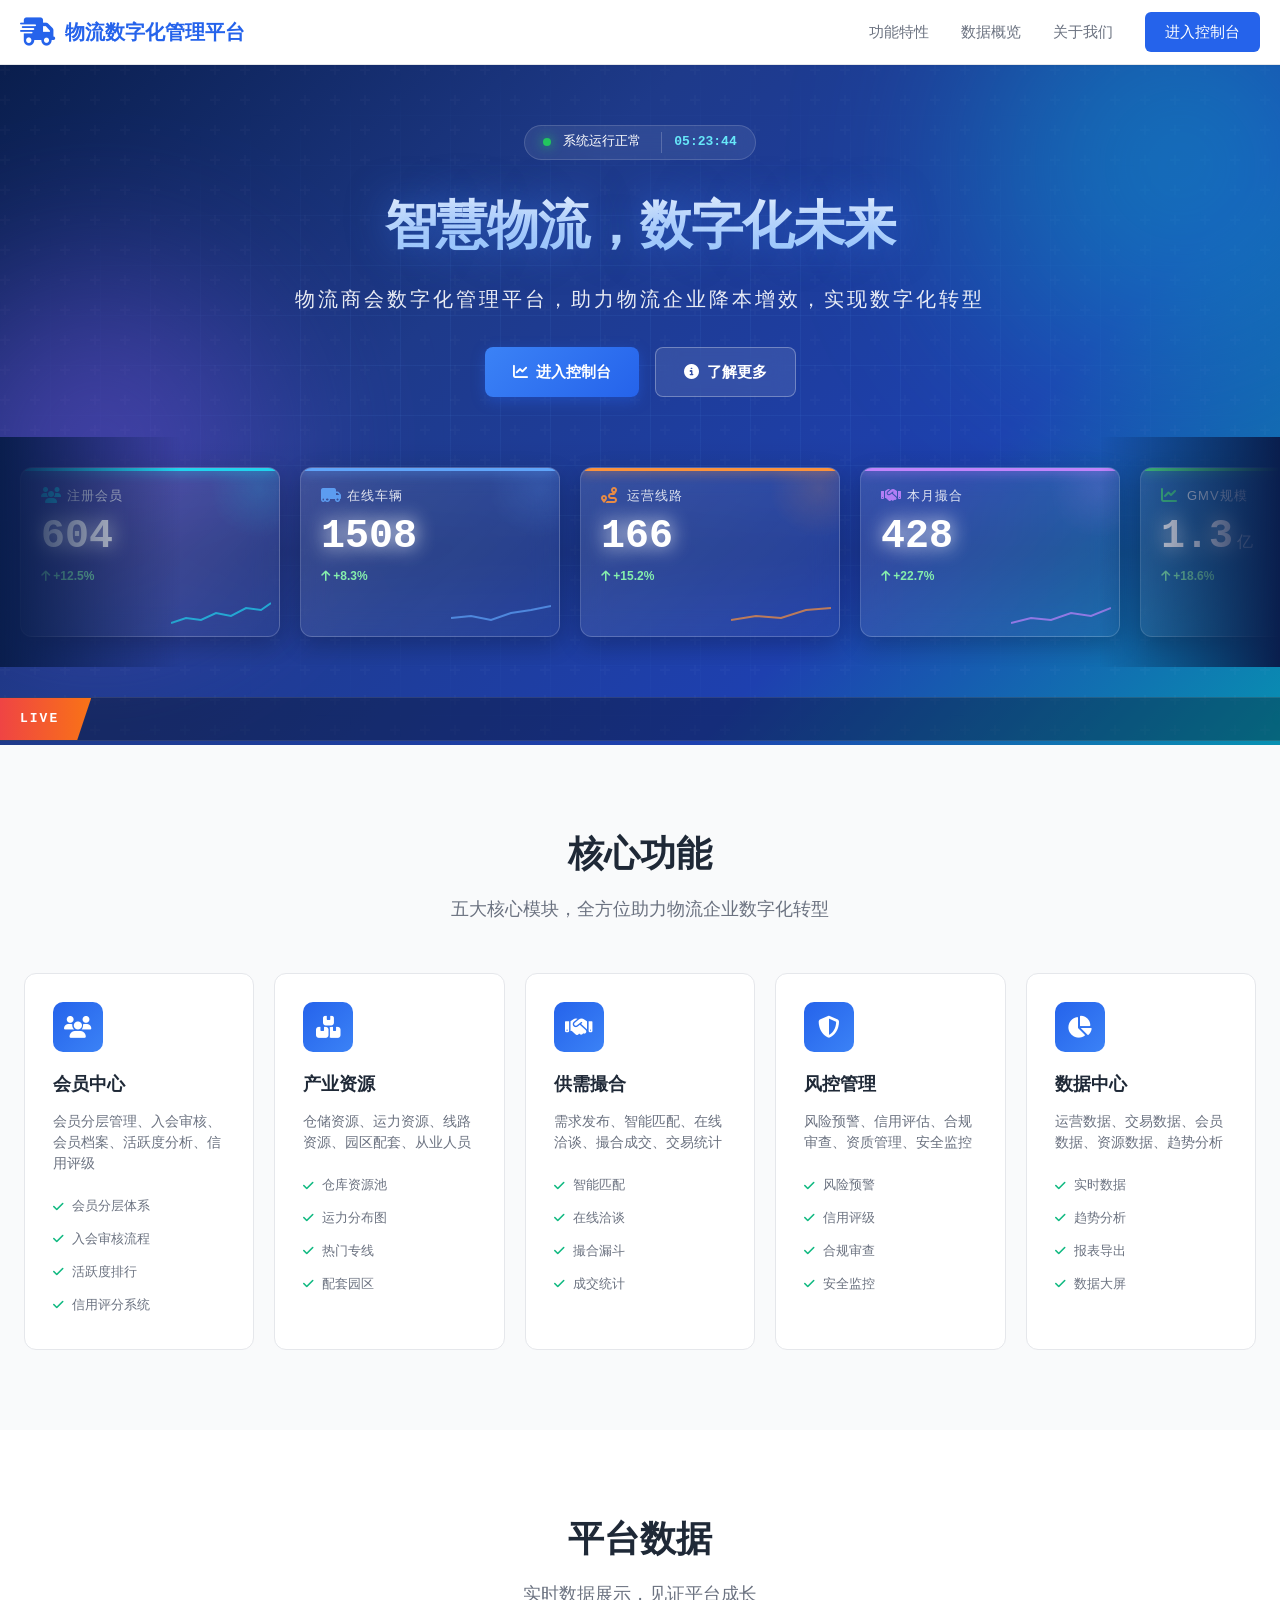
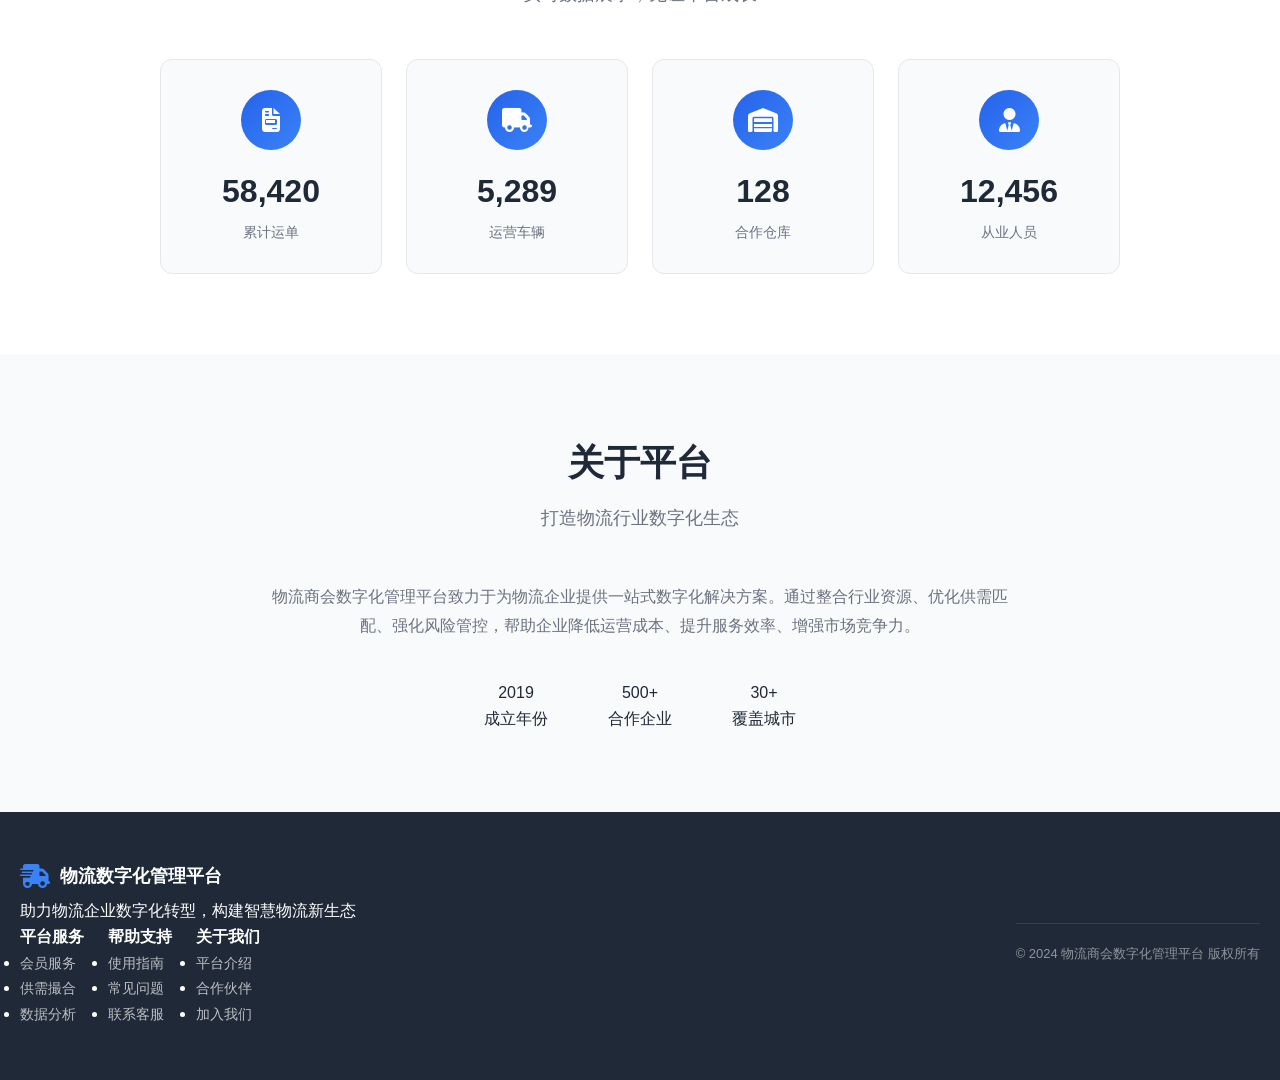
<file: index.html>
<!DOCTYPE html>
<html lang="zh-CN">
<head>
    <meta charset="UTF-8">
  <meta name="description" content="物流数字化管理平台 - 清远凡神人工智能旗下专业平台">
  <meta name="keywords" content="清远凡神,人工智能,物流数字化管理平台">
  <meta name="author" content="清远凡神人工智能">
  <link rel="canonical" href="https://wuliu.qyfanshen.com/">
  <meta property="og:title" content="物流数字化管理平台">
  <meta property="og:description" content="物流数字化管理平台 - 清远凡神人工智能旗下专业平台">
  <meta property="og:url" content="https://wuliu.qyfanshen.com/">
  <meta property="og:type" content="website">
  <meta property="og:site_name" content="清远凡神人工智能">
  <meta name="twitter:card" content="summary">

    <meta name="viewport" content="width=device-width, initial-scale=1.0">
    <title>物流数字化管理平台</title>
    <link rel="stylesheet" href="css/style.css">
    <link rel="stylesheet" href="https://cdnjs.cloudflare.com/ajax/libs/font-awesome/6.4.0/css/all.min.css">
  <script type="application/ld+json">
  {
    "@context": "https://schema.org",
    "@type": "Organization",
    "name": "清远凡神人工智能",
    "url": "https://wuliu.qyfanshen.com/",
    "description": "物流数字化管理平台 - 清远凡神人工智能旗下专业平台"
  }
  </script>
</head>
<body>
    <!-- 顶部导航 -->
    <header class="top-nav">
        <div class="nav-container">
            <div class="logo">
                <i class="fas fa-truck-fast"></i>
                <span>物流数字化管理平台</span>
            </div>
            <nav class="nav-links">
                <a href="#features">功能特性</a>
                <a href="#data">数据概览</a>
                <a href="#about">关于我们</a>
                <a href="portal.html" class="btn-enter">进入控制台</a>
            </nav>
        </div>
    </header>

    <!-- Hero区域 - 数据大屏风格 -->
    <section class="hero">
        <!-- 背景装饰 -->
        <div class="hero-grid-bg"></div>
        <div class="hero-glow hero-glow-1"></div>
        <div class="hero-glow hero-glow-2"></div>
        
        <!-- 顶部标题区 -->
        <div class="hero-content">
            <div class="hero-status">
                <span class="status-dot"></span>
                <span>系统运行正常</span>
                <span class="status-time" id="liveTime">--:--:--</span>
            </div>
            <h1>智慧物流，数字化未来</h1>
            <p class="hero-subtitle">物流商会数字化管理平台，助力物流企业降本增效，实现数字化转型</p>
            <div class="hero-buttons">
                <a href="portal.html" class="btn-primary"><i class="fas fa-chart-line"></i> 进入控制台</a>
                <a href="#features" class="btn-secondary"><i class="fas fa-info-circle"></i> 了解更多</a>
            </div>
        </div>
        
        <!-- 大屏 KPI 滚动区 -->
        <div class="bigscreen-scroll">
            <div class="bigscreen-track" id="kpiTrack">
                <!-- 第一组 -->
                <div class="kpi-card kpi-cyan">
                    <div class="kpi-header">
                        <i class="fas fa-users kpi-icon"></i>
                        <span class="kpi-label">注册会员</span>
                    </div>
                    <div class="kpi-value">
                        <span class="counter" data-target="1258">0</span>
                    </div>
                    <div class="kpi-trend up"><i class="fas fa-arrow-up"></i> +12.5%</div>
                    <svg class="kpi-mini" viewBox="0 0 100 30"><polyline points="0,25 15,20 30,22 45,15 60,18 75,10 90,12 100,5" fill="none" stroke="#22d3ee" stroke-width="2"/></svg>
                </div>
                <div class="kpi-card kpi-blue">
                    <div class="kpi-header">
                        <i class="fas fa-truck-moving kpi-icon"></i>
                        <span class="kpi-label">在线车辆</span>
                    </div>
                    <div class="kpi-value">
                        <span class="counter" data-target="3142">0</span>
                    </div>
                    <div class="kpi-trend up"><i class="fas fa-arrow-up"></i> +8.3%</div>
                    <svg class="kpi-mini" viewBox="0 0 100 30"><polyline points="0,20 20,18 40,22 60,15 80,12 100,8" fill="none" stroke="#60a5fa" stroke-width="2"/></svg>
                </div>
                <div class="kpi-card kpi-orange">
                    <div class="kpi-header">
                        <i class="fas fa-route kpi-icon"></i>
                        <span class="kpi-label">运营线路</span>
                    </div>
                    <div class="kpi-value">
                        <span class="counter" data-target="346">0</span>
                    </div>
                    <div class="kpi-trend up"><i class="fas fa-arrow-up"></i> +15.2%</div>
                    <svg class="kpi-mini" viewBox="0 0 100 30"><polyline points="0,22 25,18 50,20 75,12 100,10" fill="none" stroke="#fb923c" stroke-width="2"/></svg>
                </div>
                <div class="kpi-card kpi-purple">
                    <div class="kpi-header">
                        <i class="fas fa-handshake kpi-icon"></i>
                        <span class="kpi-label">本月撮合</span>
                    </div>
                    <div class="kpi-value">
                        <span class="counter" data-target="892">0</span>
                    </div>
                    <div class="kpi-trend up"><i class="fas fa-arrow-up"></i> +22.7%</div>
                    <svg class="kpi-mini" viewBox="0 0 100 30"><polyline points="0,25 20,20 40,22 60,15 80,18 100,10" fill="none" stroke="#c084fc" stroke-width="2"/></svg>
                </div>
                <div class="kpi-card kpi-green">
                    <div class="kpi-header">
                        <i class="fas fa-chart-line kpi-icon"></i>
                        <span class="kpi-label">GMV规模</span>
                    </div>
                    <div class="kpi-value">
                        <span class="counter" data-target="2.8" data-decimal="1">0</span>
                        <span class="kpi-unit">亿</span>
                    </div>
                    <div class="kpi-trend up"><i class="fas fa-arrow-up"></i> +18.6%</div>
                    <svg class="kpi-mini" viewBox="0 0 100 30"><polyline points="0,22 15,20 30,18 45,15 60,12 75,10 90,8 100,5" fill="none" stroke="#4ade80" stroke-width="2"/></svg>
                </div>
                <!-- 复制一组用于无缝滚动 -->
                <div class="kpi-card kpi-cyan">
                    <div class="kpi-header">
                        <i class="fas fa-users kpi-icon"></i>
                        <span class="kpi-label">注册会员</span>
                    </div>
                    <div class="kpi-value">
                        <span class="counter" data-target="1258">0</span>
                    </div>
                    <div class="kpi-trend up"><i class="fas fa-arrow-up"></i> +12.5%</div>
                    <svg class="kpi-mini" viewBox="0 0 100 30"><polyline points="0,25 15,20 30,22 45,15 60,18 75,10 90,12 100,5" fill="none" stroke="#22d3ee" stroke-width="2"/></svg>
                </div>
                <div class="kpi-card kpi-blue">
                    <div class="kpi-header">
                        <i class="fas fa-truck-moving kpi-icon"></i>
                        <span class="kpi-label">在线车辆</span>
                    </div>
                    <div class="kpi-value">
                        <span class="counter" data-target="3142">0</span>
                    </div>
                    <div class="kpi-trend up"><i class="fas fa-arrow-up"></i> +8.3%</div>
                    <svg class="kpi-mini" viewBox="0 0 100 30"><polyline points="0,20 20,18 40,22 60,15 80,12 100,8" fill="none" stroke="#60a5fa" stroke-width="2"/></svg>
                </div>
                <div class="kpi-card kpi-orange">
                    <div class="kpi-header">
                        <i class="fas fa-route kpi-icon"></i>
                        <span class="kpi-label">运营线路</span>
                    </div>
                    <div class="kpi-value">
                        <span class="counter" data-target="346">0</span>
                    </div>
                    <div class="kpi-trend up"><i class="fas fa-arrow-up"></i> +15.2%</div>
                    <svg class="kpi-mini" viewBox="0 0 100 30"><polyline points="0,22 25,18 50,20 75,12 100,10" fill="none" stroke="#fb923c" stroke-width="2"/></svg>
                </div>
                <div class="kpi-card kpi-purple">
                    <div class="kpi-header">
                        <i class="fas fa-handshake kpi-icon"></i>
                        <span class="kpi-label">本月撮合</span>
                    </div>
                    <div class="kpi-value">
                        <span class="counter" data-target="892">0</span>
                    </div>
                    <div class="kpi-trend up"><i class="fas fa-arrow-up"></i> +22.7%</div>
                    <svg class="kpi-mini" viewBox="0 0 100 30"><polyline points="0,25 20,20 40,22 60,15 80,18 100,10" fill="none" stroke="#c084fc" stroke-width="2"/></svg>
                </div>
                <div class="kpi-card kpi-green">
                    <div class="kpi-header">
                        <i class="fas fa-chart-line kpi-icon"></i>
                        <span class="kpi-label">GMV规模</span>
                    </div>
                    <div class="kpi-value">
                        <span class="counter" data-target="2.8" data-decimal="1">0</span>
                        <span class="kpi-unit">亿</span>
                    </div>
                    <div class="kpi-trend up"><i class="fas fa-arrow-up"></i> +18.6%</div>
                    <svg class="kpi-mini" viewBox="0 0 100 30"><polyline points="0,22 15,20 30,18 45,15 60,12 75,10 90,8 100,5" fill="none" stroke="#4ade80" stroke-width="2"/></svg>
                </div>
            </div>
        </div>
        
        <!-- 底部数据流 -->
        <div class="hero-bottom">
            <div class="data-stream">
                <div class="data-stream-label">LIVE</div>
                <div class="data-stream-wrap">
                    <div class="data-stream-track" id="dataStream">
                        <span class="stream-item"><span class="stream-dot dot-green"></span>上海港通物流完成会员认证</span>
                        <span class="stream-item"><span class="stream-dot dot-blue"></span>苏州工业园区运输队完成会员认证</span>
                        <span class="stream-item"><span class="stream-dot dot-cyan"></span>沪蓉专线撮合成功 - ¥12.8万</span>
                        <span class="stream-item"><span class="stream-dot dot-green"></span>杭州顺捷货运代理完成会员认证</span>
                        <span class="stream-item"><span class="stream-dot dot-cyan"></span>京沪专线撮合成功 - ¥8.6万</span>
                        <span class="stream-item"><span class="stream-dot dot-orange"></span>新增运营车辆 128 辆</span>
                        <span class="stream-item"><span class="stream-dot dot-purple"></span>穗杭专线撮合成功 - ¥15.2万</span>
                        <span class="stream-item"><span class="stream-dot dot-green"></span>宁波港物流完成会员认证</span>
                        <span class="stream-item"><span class="stream-dot dot-cyan"></span>京广专线撮合成功 - ¥23.5万</span>
                        <!-- 复制一份实现无缝滚动 -->
                        <span class="stream-item"><span class="stream-dot dot-green"></span>上海港通物流完成会员认证</span>
                        <span class="stream-item"><span class="stream-dot dot-blue"></span>苏州工业园区运输队完成会员认证</span>
                        <span class="stream-item"><span class="stream-dot dot-cyan"></span>沪蓉专线撮合成功 - ¥12.8万</span>
                        <span class="stream-item"><span class="stream-dot dot-green"></span>杭州顺捷货运代理完成会员认证</span>
                        <span class="stream-item"><span class="stream-dot dot-cyan"></span>京沪专线撮合成功 - ¥8.6万</span>
                        <span class="stream-item"><span class="stream-dot dot-orange"></span>新增运营车辆 128 辆</span>
                        <span class="stream-item"><span class="stream-dot dot-purple"></span>穗杭专线撮合成功 - ¥15.2万</span>
                        <span class="stream-item"><span class="stream-dot dot-green"></span>宁波港物流完成会员认证</span>
                        <span class="stream-item"><span class="stream-dot dot-cyan"></span>京广专线撮合成功 - ¥23.5万</span>
                    </div>
                </div>
            </div>
        </div>
    </section>

    <!-- 功能特性 -->
    <section id="features" class="features">
        <div class="section-header">
            <h2>核心功能</h2>
            <p>五大核心模块，全方位助力物流企业数字化转型</p>
        </div>
        <div class="features-grid">
            <div class="feature-card">
                <div class="feature-icon"><i class="fas fa-users"></i></div>
                <h3>会员中心</h3>
                <p>会员分层管理、入会审核、会员档案、活跃度分析、信用评级</p>
                <ul class="feature-list">
                    <li><i class="fas fa-check"></i> 会员分层体系</li>
                    <li><i class="fas fa-check"></i> 入会审核流程</li>
                    <li><i class="fas fa-check"></i> 活跃度排行</li>
                    <li><i class="fas fa-check"></i> 信用评分系统</li>
                </ul>
            </div>
            <div class="feature-card">
                <div class="feature-icon"><i class="fas fa-boxes-stacked"></i></div>
                <h3>产业资源</h3>
                <p>仓储资源、运力资源、线路资源、园区配套、从业人员</p>
                <ul class="feature-list">
                    <li><i class="fas fa-check"></i> 仓库资源池</li>
                    <li><i class="fas fa-check"></i> 运力分布图</li>
                    <li><i class="fas fa-check"></i> 热门专线</li>
                    <li><i class="fas fa-check"></i> 配套园区</li>
                </ul>
            </div>
            <div class="feature-card">
                <div class="feature-icon"><i class="fas fa-handshake"></i></div>
                <h3>供需撮合</h3>
                <p>需求发布、智能匹配、在线洽谈、撮合成交、交易统计</p>
                <ul class="feature-list">
                    <li><i class="fas fa-check"></i> 智能匹配</li>
                    <li><i class="fas fa-check"></i> 在线洽谈</li>
                    <li><i class="fas fa-check"></i> 撮合漏斗</li>
                    <li><i class="fas fa-check"></i> 成交统计</li>
                </ul>
            </div>
            <div class="feature-card">
                <div class="feature-icon"><i class="fas fa-shield-halved"></i></div>
                <h3>风控管理</h3>
                <p>风险预警、信用评估、合规审查、资质管理、安全监控</p>
                <ul class="feature-list">
                    <li><i class="fas fa-check"></i> 风险预警</li>
                    <li><i class="fas fa-check"></i> 信用评级</li>
                    <li><i class="fas fa-check"></i> 合规审查</li>
                    <li><i class="fas fa-check"></i> 安全监控</li>
                </ul>
            </div>
            <div class="feature-card">
                <div class="feature-icon"><i class="fas fa-chart-pie"></i></div>
                <h3>数据中心</h3>
                <p>运营数据、交易数据、会员数据、资源数据、趋势分析</p>
                <ul class="feature-list">
                    <li><i class="fas fa-check"></i> 实时数据</li>
                    <li><i class="fas fa-check"></i> 趋势分析</li>
                    <li><i class="fas fa-check"></i> 报表导出</li>
                    <li><i class="fas fa-check"></i> 数据大屏</li>
                </ul>
            </div>
        </div>
    </section>

    <!-- 数据概览 -->
    <section id="data" class="data-section">
        <div class="section-header">
            <h2>平台数据</h2>
            <p>实时数据展示，见证平台成长</p>
        </div>
        <div class="data-grid">
            <div class="data-card">
                <div class="data-icon"><i class="fas fa-file-invoice"></i></div>
                <div class="data-value">58,420</div>
                <div class="data-label">累计运单</div>
            </div>
            <div class="data-card">
                <div class="data-icon"><i class="fas fa-truck"></i></div>
                <div class="data-value">5,289</div>
                <div class="data-label">运营车辆</div>
            </div>
            <div class="data-card">
                <div class="data-icon"><i class="fas fa-warehouse"></i></div>
                <div class="data-value">128</div>
                <div class="data-label">合作仓库</div>
            </div>
            <div class="data-card">
                <div class="data-icon"><i class="fas fa-user-tie"></i></div>
                <div class="data-value">12,456</div>
                <div class="data-label">从业人员</div>
            </div>
        </div>
    </section>

    <!-- 关于我们 -->
    <section id="about" class="about">
        <div class="section-header">
            <h2>关于平台</h2>
            <p>打造物流行业数字化生态</p>
        </div>
        <div class="about-content">
            <div class="about-text">
                <p>物流商会数字化管理平台致力于为物流企业提供一站式数字化解决方案。通过整合行业资源、优化供需匹配、强化风险管控，帮助企业降低运营成本、提升服务效率、增强市场竞争力。</p>
                <div class="about-stats">
                    <div class="about-stat">
                        <div class="about-stat-value">2019</div>
                        <div class="about-stat-label">成立年份</div>
                    </div>
                    <div class="about-stat">
                        <div class="about-stat-value">500+</div>
                        <div class="about-stat-label">合作企业</div>
                    </div>
                    <div class="about-stat">
                        <div class="about-stat-value">30+</div>
                        <div class="about-stat-label">覆盖城市</div>
                    </div>
                </div>
            </div>
        </div>
    </section>

    <!-- 页脚 -->
    <footer class="footer">
        <div class="footer-content">
            <div class="footer-main">
                <div class="footer-brand">
                    <div class="footer-logo">
                        <i class="fas fa-truck-fast"></i>
                        <span>物流数字化管理平台</span>
                    </div>
                    <p class="footer-desc">助力物流企业数字化转型，构建智慧物流新生态</p>
                </div>
                <div class="footer-links">
                    <div class="footer-column">
                        <h4>平台服务</h4>
                        <ul>
                            <li><a href="#">会员服务</a></li>
                            <li><a href="#">供需撮合</a></li>
                            <li><a href="#">数据分析</a></li>
                        </ul>
                    </div>
                    <div class="footer-column">
                        <h4>帮助支持</h4>
                        <ul>
                            <li><a href="#">使用指南</a></li>
                            <li><a href="#">常见问题</a></li>
                            <li><a href="#">联系客服</a></li>
                        </ul>
                    </div>
                    <div class="footer-column">
                        <h4>关于我们</h4>
                        <ul>
                            <li><a href="#">平台介绍</a></li>
                            <li><a href="#">合作伙伴</a></li>
                            <li><a href="#">加入我们</a></li>
                        </ul>
                    </div>
                </div>
            </div>
            <div class="footer-bottom">
                <p>&copy; 2024 物流商会数字化管理平台 版权所有</p>
            </div>
        </div>
    </footer>

    <script>
        // 实时时间更新
        function updateTime() {
            const now = new Date();
            const timeStr = now.toLocaleTimeString('zh-CN', { hour12: false });
            document.getElementById('liveTime').textContent = timeStr;
        }
        setInterval(updateTime, 1000);
        updateTime();

        // 数字滚动动画
        function animateCounters() {
            const counters = document.querySelectorAll('.counter');
            counters.forEach(counter => {
                const target = parseFloat(counter.getAttribute('data-target'));
                const decimal = parseInt(counter.getAttribute('data-decimal')) || 0;
                const duration = 2000;
                const step = target / (duration / 16);
                let current = 0;

                const updateCounter = () => {
                    current += step;
                    if (current < target) {
                        counter.textContent = current.toFixed(decimal);
                        requestAnimationFrame(updateCounter);
                    } else {
                        counter.textContent = target.toFixed(decimal);
                    }
                };
                updateCounter();
            });
        }

        // 页面加载完成后启动动画
        window.addEventListener('load', animateCounters);
    </script>
</body>
</html>
</file>
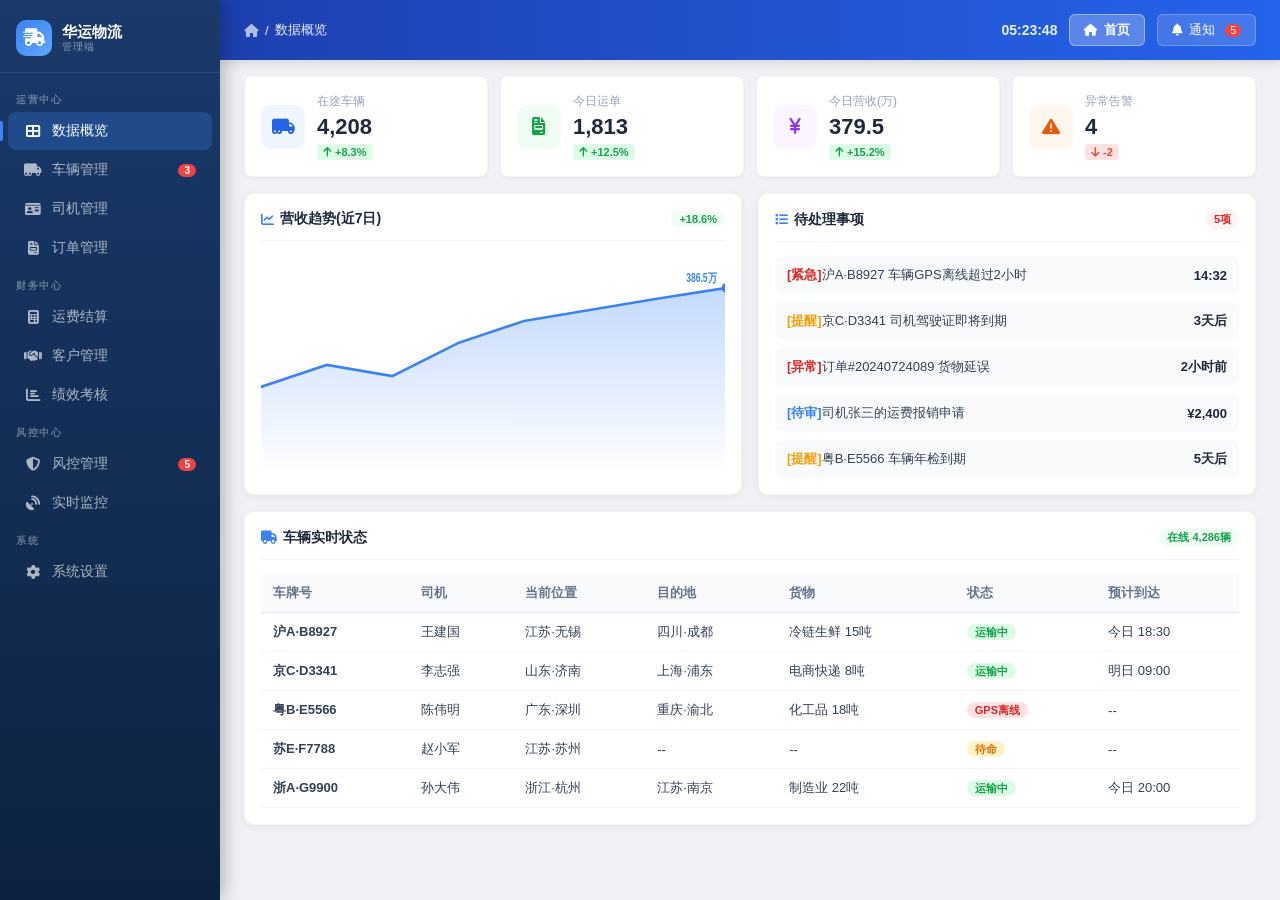
<file: console.html>
<!DOCTYPE html>
<html lang="zh-CN">
<head>
    <meta charset="UTF-8">
    <meta name="viewport" content="width=device-width, initial-scale=1.0">
    <title>华运物流集团 - 管理端</title>
    <link rel="stylesheet" href="https://cdnjs.cloudflare.com/ajax/libs/font-awesome/6.4.0/css/all.min.css">
    <style>
    *{box-sizing:border-box}
    body{margin:0;background:#f0f2f5;font-family:'Microsoft YaHei','PingFang SC','Helvetica Neue',Helvetica,Arial,sans-serif}
    .admin-wrap{display:flex;min-height:100vh}
    
    /* 左侧导航 */
    .sidebar{width:220px;background:linear-gradient(180deg,#1a3a6b 0%,#0d2240 100%);flex-shrink:0;display:flex;flex-direction:column;position:fixed;left:0;top:0;height:100vh;z-index:100;box-shadow:2px 0 20px rgba(0,0,0,.3)}
    .sidebar-logo{padding:20px 16px 16px;border-bottom:1px solid rgba(255,255,255,.08);display:flex;align-items:center;gap:10px}
    .sidebar-logo .logo-icon{width:36px;height:36px;background:linear-gradient(135deg,#3b82f6,#60a5fa);border-radius:10px;display:flex;align-items:center;justify-content:center;font-size:18px;color:#fff}
    .sidebar-logo .logo-text{font-size:15px;font-weight:700;color:#fff;line-height:1.2}
    .sidebar-logo .logo-text small{display:block;font-size:10px;font-weight:400;color:rgba(255,255,255,.5);letter-spacing:1px}
    .sidebar-nav{flex:1;overflow-y:auto;padding:12px 0}
    .sidebar-nav::-webkit-scrollbar{width:0}
    .nav-section{margin-bottom:4px}
    .nav-section-title{padding:8px 16px 4px;font-size:10px;color:rgba(255,255,255,.35);letter-spacing:1.5px;text-transform:uppercase;font-weight:600}
    .nav-item{display:flex;align-items:center;padding:10px 16px;margin:1px 8px;border-radius:8px;color:rgba(255,255,255,.65);cursor:pointer;text-decoration:none;font-size:14px;transition:all .2s;gap:10px;position:relative}
    .nav-item:hover{background:rgba(255,255,255,.08);color:#fff}
    .nav-item.active{background:rgba(59,130,246,.25);color:#fff}
    .nav-item.active::before{content:'';position:absolute;left:-8px;top:50%;transform:translateY(-50%);width:3px;height:20px;background:#3b82f6;border-radius:0 2px 2px 0}
    .nav-item i{width:18px;text-align:center;font-size:14px}
    .nav-item .nav-badge{background:#ef4444;color:#fff;font-size:10px;padding:1px 6px;border-radius:10px;margin-left:auto;font-weight:600}

    /* 主内容区 */
    .main-content{flex:1;margin-left:220px;display:flex;flex-direction:column;min-height:100vh}
    .topbar{background:linear-gradient(90deg,#1e40af,#2563eb);padding:0 24px;display:flex;align-items:center;height:60px;position:sticky;top:0;z-index:50;box-shadow:0 2px 12px rgba(0,0,0,.15)}
    .topbar-left{display:flex;align-items:center;gap:16px;flex:1}
    .topbar-title{font-size:16px;font-weight:700;color:#fff}
    .topbar-breadcrumb{color:rgba(255,255,255,.65);font-size:13px;display:flex;align-items:center;gap:6px}
    .topbar-breadcrumb span{color:rgba(255,255,255,.9)}
    .topbar-right{display:flex;align-items:center;gap:12px}
    .topbar-time{color:rgba(255,255,255,.9);font-size:14px;font-weight:600}
    .topbar-btn{background:rgba(255,255,255,.15);border:1px solid rgba(255,255,255,.25);color:#fff;padding:6px 14px;border-radius:6px;cursor:pointer;font-size:13px;display:flex;align-items:center;gap:6px;transition:all .2s}
    .topbar-btn:hover{background:rgba(255,255,255,.25)}
    .topbar-btn i{font-size:12px}
    .topbar-btn-back{background:rgba(255,255,255,.25);border-color:rgba(255,255,255,.4);font-weight:600}
    .topbar-btn-back:hover{background:rgba(255,255,255,.35);transform:translateX(-2px)}
    .topbar-btn-home{background:rgba(255,255,255,.25);border-color:rgba(255,255,255,.4);font-weight:600}
    .topbar-btn-home:hover{background:rgba(255,255,255,.35)}

    .page-body{padding:16px 24px 24px;background:#f0f2f5;flex:1}
    .page-container{display:none}
    .page-container.active{display:block;animation:fadeIn .3s ease}
    @keyframes fadeIn{from{opacity:0;transform:translateY(10px)}to{opacity:1;transform:translateY(0)}}

    /* KPI 卡片 */
    .kpi-row{display:grid;grid-template-columns:repeat(4,1fr);gap:12px;margin-bottom:16px}
    .kpi-card{background:#fff;border-radius:8px;padding:16px;display:flex;align-items:center;gap:12px;box-shadow:0 1px 3px rgba(0,0,0,.06);transition:all .25s;cursor:pointer;border:1px solid rgba(0,0,0,.04)}
    .kpi-card:hover{transform:translateY(-2px);box-shadow:0 4px 16px rgba(0,0,0,.1)}
    .kpi-icon-wrap{width:44px;height:44px;border-radius:10px;display:flex;align-items:center;justify-content:center;font-size:18px;flex-shrink:0}
    .kpi-icon-blue{background:#eff6ff;color:#2563eb}
    .kpi-icon-green{background:#f0fdf4;color:#16a34a}
    .kpi-icon-purple{background:#faf5ff;color:#9333ea}
    .kpi-icon-orange{background:#fff7ed;color:#ea580c}
    .kpi-icon-red{background:#fef2f2;color:#dc2626}
    .kpi-info{flex:1}
    .kpi-label{font-size:12px;color:#94a3b8;font-weight:500;margin-bottom:4px}
    .kpi-value{font-size:22px;font-weight:800;color:#1e293b;line-height:1.2}
    .kpi-trend{display:inline-flex;align-items:center;gap:4px;font-size:11px;font-weight:600;padding:2px 6px;border-radius:4px;margin-top:4px}
    .kpi-trend.up{color:#16a34a;background:#dcfce7}
    .kpi-trend.down{color:#ef4444;background:#fee2e2}

    /* 卡片通用 */
    .card-grid{display:grid;grid-template-columns:repeat(auto-fit,minmax(300px,1fr));gap:16px;margin-bottom:16px}
    .dash-card{background:#fff;border-radius:10px;padding:16px;box-shadow:0 2px 8px rgba(0,0,0,.06);border:1px solid rgba(0,0,0,.04)}
    .dash-card-header{display:flex;align-items:center;justify-content:space-between;padding-bottom:12px;border-bottom:1px solid #f1f5f9;margin-bottom:14px}
    .dash-card-title{font-size:14px;font-weight:700;color:#1e293b;display:flex;align-items:center;gap:6px}
    .dash-card-title i{color:#3b82f6;font-size:13px}
    .dash-card-badge{background:#eff6ff;color:#2563eb;font-size:11px;font-weight:600;padding:2px 8px;border-radius:12px;display:flex;align-items:center;gap:4px}
    .dash-card-badge.red{background:#fef2f2;color:#dc2626}
    .dash-card-badge.green{background:#f0fdf4;color:#16a34a}
    .dash-card-badge.orange{background:#fff7ed;color:#ea580c}
    .dash-card-badge.purple{background:#faf5ff;color:#9333ea}

    /* 图表区域 */
    .chart-area{width:100%;min-height:200px;position:relative}
    .chart-area svg{width:100%;height:100%}
    
    /* 数据列表 */
    .data-list{display:flex;flex-direction:column;gap:8px}
    .data-row{display:flex;align-items:center;padding:10px 12px;border-radius:8px;background:#f8fafc;font-size:13px;transition:background .2s}
    .data-row:hover{background:#f1f5f9}
    .data-name{flex:1;color:#334155;font-weight:500}
    .data-value{font-weight:700;color:#1e293b;margin-left:8px}
    .data-status{font-size:11px;padding:2px 8px;border-radius:10px;font-weight:600}
    .status-online{background:#dcfce7;color:#16a34a}
    .status-busy{background:#fef3c7;color:#d97706}
    .status-offline{background:#f1f5f9;color:#94a3b8}
    .status-warning{background:#fee2e2;color:#dc2626}

    /* 表格样式 */
    .data-table{width:100%;border-collapse:collapse;font-size:13px}
    .data-table th{background:#f8fafc;padding:10px 12px;text-align:left;font-weight:600;color:#64748b;border-bottom:1px solid #e2e8f0}
    .data-table td{padding:10px 12px;border-bottom:1px solid #f1f5f9;color:#334155}
    .data-table tr:hover td{background:#f8fafc}

    /* 进度条 */
    .progress-wrap{flex:1;height:8px;background:#f1f5f9;border-radius:4px;overflow:hidden;margin:0 12px}
    .progress-fill{height:100%;border-radius:4px;transition:width .3s ease}

    /* 两列布局 */
    .two-col{display:grid;grid-template-columns:repeat(2,1fr);gap:16px}
    .three-col{display:grid;grid-template-columns:repeat(3,1fr);gap:16px}

    @media(max-width:1200px){
        .kpi-row{grid-template-columns:repeat(2,1fr)}
        .two-col,.three-col{grid-template-columns:1fr}
    }
    @media(max-width:768px){
        .sidebar{width:60px}
        .sidebar-logo .logo-text,.nav-item span,.nav-badge,.nav-section-title{display:none}
        .sidebar-logo{justify-content:center;padding:16px 0}
        .nav-item{justify-content:center;padding:12px 0}
        .main-content{margin-left:60px}
        .kpi-row{grid-template-columns:1fr}
    }
    </style>
</head>
<body>
<div class="admin-wrap">
    <!-- 左侧导航 -->
    <nav class="sidebar">
        <div class="sidebar-logo">
            <div class="logo-icon"><i class="fas fa-truck-fast"></i></div>
            <div class="logo-text">华运物流<small>管理端</small></div>
        </div>
        <div class="sidebar-nav">
            <div class="nav-section">
                <div class="nav-section-title">运营中心</div>
                <a class="nav-item active" data-page="dashboard"><i class="fas fa-th-large"></i><span>数据概览</span></a>
                <a class="nav-item" data-page="vehicle"><i class="fas fa-truck-moving"></i><span>车辆管理</span><span class="nav-badge">3</span></a>
                <a class="nav-item" data-page="driver"><i class="fas fa-id-card"></i><span>司机管理</span></a>
                <a class="nav-item" data-page="order"><i class="fas fa-file-invoice"></i><span>订单管理</span></a>
            </div>
            <div class="nav-section">
                <div class="nav-section-title">财务中心</div>
                <a class="nav-item" data-page="settlement"><i class="fas fa-calculator"></i><span>运费结算</span></a>
                <a class="nav-item" data-page="customer"><i class="fas fa-handshake"></i><span>客户管理</span></a>
                <a class="nav-item" data-page="performance"><i class="fas fa-chart-bar"></i><span>绩效考核</span></a>
            </div>
            <div class="nav-section">
                <div class="nav-section-title">风控中心</div>
                <a class="nav-item" data-page="risk"><i class="fas fa-shield-halved"></i><span>风控管理</span><span class="nav-badge">5</span></a>
                <a class="nav-item" data-page="monitor"><i class="fas fa-satellite-dish"></i><span>实时监控</span></a>
            </div>
            <div class="nav-section">
                <div class="nav-section-title">系统</div>
                <a class="nav-item" data-page="settings"><i class="fas fa-gear"></i><span>系统设置</span></a>
            </div>
        </div>
    </nav>

    <!-- 主内容区 -->
    <main class="main-content">
        <header class="topbar">
            <div class="topbar-left">
                <div class="topbar-breadcrumb">
                    <i class="fas fa-home"></i>
                    <span>/</span>
                    <span id="page-title">数据概览</span>
                </div>
            </div>
            <div class="topbar-right">
                <div class="topbar-time" id="topbar-time">--:--:--</div>
                <button class="topbar-btn topbar-btn-home" onclick="window.location.href='index.html'"><i class="fas fa-home"></i> 首页</button>
                <button class="topbar-btn"><i class="fas fa-bell"></i> 通知 <span style="background:#ef4444;color:#fff;font-size:10px;padding:1px 5px;border-radius:8px;margin-left:4px">5</span></button>
            </div>
        </header>

        <div class="page-body">
            <!-- 数据概览页 -->
            <div class="page-container active" id="page-dashboard">
                <div class="kpi-row">
                    <div class="kpi-card">
                        <div class="kpi-icon-wrap kpi-icon-blue"><i class="fas fa-truck-moving"></i></div>
                        <div class="kpi-info">
                            <div class="kpi-label">在途车辆</div>
                            <div class="kpi-value" data-count="4286">0</div>
                            <div class="kpi-trend up"><i class="fas fa-arrow-up"></i> +8.3%</div>
                        </div>
                    </div>
                    <div class="kpi-card">
                        <div class="kpi-icon-wrap kpi-icon-green"><i class="fas fa-file-invoice"></i></div>
                        <div class="kpi-info">
                            <div class="kpi-label">今日运单</div>
                            <div class="kpi-value" data-count="1847">0</div>
                            <div class="kpi-trend up"><i class="fas fa-arrow-up"></i> +12.5%</div>
                        </div>
                    </div>
                    <div class="kpi-card">
                        <div class="kpi-icon-wrap kpi-icon-purple"><i class="fas fa-yen-sign"></i></div>
                        <div class="kpi-info">
                            <div class="kpi-label">今日营收(万)</div>
                            <div class="kpi-value" data-count="386.5" data-dec="1">0</div>
                            <div class="kpi-trend up"><i class="fas fa-arrow-up"></i> +15.2%</div>
                        </div>
                    </div>
                    <div class="kpi-card">
                        <div class="kpi-icon-wrap kpi-icon-orange"><i class="fas fa-exclamation-triangle"></i></div>
                        <div class="kpi-info">
                            <div class="kpi-label">异常告警</div>
                            <div class="kpi-value" data-count="5">0</div>
                            <div class="kpi-trend down"><i class="fas fa-arrow-down"></i> -2</div>
                        </div>
                    </div>
                </div>

                <div class="two-col">
                    <div class="dash-card">
                        <div class="dash-card-header">
                            <div class="dash-card-title"><i class="fas fa-chart-line"></i> 营收趋势(近7日)</div>
                            <div class="dash-card-badge green">+18.6%</div>
                        </div>
                        <div class="chart-area" style="height:220px">
                            <svg viewBox="0 0 600 200" preserveAspectRatio="none">
                                <defs>
                                    <linearGradient id="revGrad" x1="0" y1="0" x2="0" y2="1">
                                        <stop offset="0%" stop-color="rgba(59,130,246,0.3)"/>
                                        <stop offset="100%" stop-color="rgba(59,130,246,0)"/>
                                    </linearGradient>
                                </defs>
                                <polygon points="0,200 0,120 85,100 170,110 255,80 340,60 425,50 510,40 600,30 600,200" fill="url(#revGrad)"/>
                                <polyline points="0,120 85,100 170,110 255,80 340,60 425,50 510,40 600,30" stroke="#3b82f6" stroke-width="2.5" fill="none"/>
                                <circle cx="600" cy="30" r="4" fill="#3b82f6"/>
                                <text x="550" y="25" font-size="11" fill="#3b82f6" font-weight="700">386.5万</text>
                            </svg>
                        </div>
                    </div>
                    <div class="dash-card">
                        <div class="dash-card-header">
                            <div class="dash-card-title"><i class="fas fa-list"></i> 待处理事项</div>
                            <div class="dash-card-badge red">5项</div>
                        </div>
                        <div class="data-list">
                            <div class="data-row">
                                <span style="color:#dc2626;font-weight:600">[紧急]</span>
                                <span class="data-name">沪A·B8927 车辆GPS离线超过2小时</span>
                                <span class="data-value">14:32</span>
                            </div>
                            <div class="data-row">
                                <span style="color:#f59e0b;font-weight:600">[提醒]</span>
                                <span class="data-name">京C·D3341 司机驾驶证即将到期</span>
                                <span class="data-value">3天后</span>
                            </div>
                            <div class="data-row">
                                <span style="color:#dc2626;font-weight:600">[异常]</span>
                                <span class="data-name">订单#20240724089 货物延误</span>
                                <span class="data-value">2小时前</span>
                            </div>
                            <div class="data-row">
                                <span style="color:#3b82f6;font-weight:600">[待审]</span>
                                <span class="data-name">司机张三的运费报销申请</span>
                                <span class="data-value">¥2,400</span>
                            </div>
                            <div class="data-row">
                                <span style="color:#f59e0b;font-weight:600">[提醒]</span>
                                <span class="data-name">粤B·E5566 车辆年检到期</span>
                                <span class="data-value">5天后</span>
                            </div>
                        </div>
                    </div>
                </div>

                <div class="dash-card" style="margin-top:16px">
                    <div class="dash-card-header">
                        <div class="dash-card-title"><i class="fas fa-truck"></i> 车辆实时状态</div>
                        <div class="dash-card-badge green">在线 4,286辆</div>
                    </div>
                    <table class="data-table">
                        <thead>
                            <tr>
                                <th>车牌号</th>
                                <th>司机</th>
                                <th>当前位置</th>
                                <th>目的地</th>
                                <th>货物</th>
                                <th>状态</th>
                                <th>预计到达</th>
                            </tr>
                        </thead>
                        <tbody>
                            <tr>
                                <td><strong>沪A·B8927</strong></td>
                                <td>王建国</td>
                                <td>江苏·无锡</td>
                                <td>四川·成都</td>
                                <td>冷链生鲜 15吨</td>
                                <td><span class="data-status status-online">运输中</span></td>
                                <td>今日 18:30</td>
                            </tr>
                            <tr>
                                <td><strong>京C·D3341</strong></td>
                                <td>李志强</td>
                                <td>山东·济南</td>
                                <td>上海·浦东</td>
                                <td>电商快递 8吨</td>
                                <td><span class="data-status status-online">运输中</span></td>
                                <td>明日 09:00</td>
                            </tr>
                            <tr>
                                <td><strong>粤B·E5566</strong></td>
                                <td>陈伟明</td>
                                <td>广东·深圳</td>
                                <td>重庆·渝北</td>
                                <td>化工品 18吨</td>
                                <td><span class="data-status status-warning">GPS离线</span></td>
                                <td>--</td>
                            </tr>
                            <tr>
                                <td><strong>苏E·F7788</strong></td>
                                <td>赵小军</td>
                                <td>江苏·苏州</td>
                                <td>--</td>
                                <td>--</td>
                                <td><span class="data-status status-busy">待命</span></td>
                                <td>--</td>
                            </tr>
                            <tr>
                                <td><strong>浙A·G9900</strong></td>
                                <td>孙大伟</td>
                                <td>浙江·杭州</td>
                                <td>江苏·南京</td>
                                <td>制造业 22吨</td>
                                <td><span class="data-status status-online">运输中</span></td>
                                <td>今日 20:00</td>
                            </tr>
                        </tbody>
                    </table>
                </div>
            </div>

            <!-- 车辆管理页 -->
            <div class="page-container" id="page-vehicle">
                <div class="kpi-row">
                    <div class="kpi-card">
                        <div class="kpi-icon-wrap kpi-icon-blue"><i class="fas fa-truck"></i></div>
                        <div class="kpi-info">
                            <div class="kpi-label">车辆总数</div>
                            <div class="kpi-value" data-count="5289">0</div>
                        </div>
                    </div>
                    <div class="kpi-card">
                        <div class="kpi-icon-wrap kpi-icon-green"><i class="fas fa-road"></i></div>
                        <div class="kpi-info">
                            <div class="kpi-label">在线运行</div>
                            <div class="kpi-value" data-count="4286">0</div>
                        </div>
                    </div>
                    <div class="kpi-card">
                        <div class="kpi-icon-wrap kpi-icon-orange"><i class="fas fa-wrench"></i></div>
                        <div class="kpi-info">
                            <div class="kpi-label">维修保养</div>
                            <div class="kpi-value" data-count="328">0</div>
                        </div>
                    </div>
                    <div class="kpi-card">
                        <div class="kpi-icon-wrap kpi-icon-red"><i class="fas fa-exclamation-circle"></i></div>
                        <div class="kpi-info">
                            <div class="kpi-label">异常告警</div>
                            <div class="kpi-value" data-count="5">0</div>
                        </div>
                    </div>
                </div>

                <div class="dash-card">
                    <div class="dash-card-header">
                        <div class="dash-card-title"><i class="fas fa-list"></i> 车辆档案</div>
                        <div style="display:flex;gap:8px">
                            <button class="topbar-btn" style="background:#3b82f6;border:none"><i class="fas fa-plus"></i> 新增车辆</button>
                            <button class="topbar-btn" style="background:#f8fafc;color:#64748b;border:1px solid #e2e8f0"><i class="fas fa-filter"></i> 筛选</button>
                        </div>
                    </div>
                    <table class="data-table">
                        <thead>
                            <tr>
                                <th>车牌号</th>
                                <th>车辆类型</th>
                                <th>载重(吨)</th>
                                <th>当前司机</th>
                                <th>累计里程</th>
                                <th>状态</th>
                                <th>下次保养</th>
                                <th>操作</th>
                            </tr>
                        </thead>
                        <tbody>
                            <tr>
                                <td><strong>沪A·B8927</strong></td>
                                <td>重型货车</td>
                                <td>25</td>
                                <td>王建国</td>
                                <td>286,450 km</td>
                                <td><span class="data-status status-online">运行中</span></td>
                                <td>5,000 km后</td>
                                <td><a href="#" style="color:#3b82f6">详情</a></td>
                            </tr>
                            <tr>
                                <td><strong>京C·D3341</strong></td>
                                <td>中型货车</td>
                                <td>15</td>
                                <td>李志强</td>
                                <td>198,320 km</td>
                                <td><span class="data-status status-online">运行中</span></td>
                                <td>8,000 km后</td>
                                <td><a href="#" style="color:#3b82f6">详情</a></td>
                            </tr>
                            <tr>
                                <td><strong>粤B·E5566</strong></td>
                                <td>冷藏车</td>
                                <td>12</td>
                                <td>陈伟明</td>
                                <td>156,780 km</td>
                                <td><span class="data-status status-warning">GPS离线</span></td>
                                <td>3,000 km后</td>
                                <td><a href="#" style="color:#3b82f6">详情</a></td>
                            </tr>
                            <tr>
                                <td><strong>苏E·F7788</strong></td>
                                <td>轻型货车</td>
                                <td>5</td>
                                <td>赵小军</td>
                                <td>89,450 km</td>
                                <td><span class="data-status status-busy">待命</span></td>
                                <td>12,000 km后</td>
                                <td><a href="#" style="color:#3b82f6">详情</a></td>
                            </tr>
                        </tbody>
                    </table>
                </div>
            </div>

            <!-- 司机管理页 -->
            <div class="page-container" id="page-driver">
                <div class="kpi-row">
                    <div class="kpi-card">
                        <div class="kpi-icon-wrap kpi-icon-blue"><i class="fas fa-users"></i></div>
                        <div class="kpi-info">
                            <div class="kpi-label">司机总数</div>
                            <div class="kpi-value" data-count="4862">0</div>
                        </div>
                    </div>
                    <div class="kpi-card">
                        <div class="kpi-icon-wrap kpi-icon-green"><i class="fas fa-check-circle"></i></div>
                        <div class="kpi-info">
                            <div class="kpi-label">在岗司机</div>
                            <div class="kpi-value" data-count="4128">0</div>
                        </div>
                    </div>
                    <div class="kpi-card">
                        <div class="kpi-icon-wrap kpi-icon-orange"><i class="fas fa-clock"></i></div>
                        <div class="kpi-info">
                            <div class="kpi-label">休息中</div>
                            <div class="kpi-value" data-count="734">0</div>
                        </div>
                    </div>
                    <div class="kpi-card">
                        <div class="kpi-icon-wrap kpi-icon-red"><i class="fas fa-ban"></i></div>
                        <div class="kpi-info">
                            <div class="kpi-label">禁用</div>
                            <div class="kpi-value" data-count="12">0</div>
                        </div>
                    </div>
                </div>

                <div class="dash-card">
                    <div class="dash-card-header">
                        <div class="dash-card-title"><i class="fas fa-id-card"></i> 司机档案</div>
                        <button class="topbar-btn" style="background:#3b82f6;border:none"><i class="fas fa-plus"></i> 新增司机</button>
                    </div>
                    <table class="data-table">
                        <thead>
                            <tr>
                                <th>姓名</th>
                                <th>手机号</th>
                                <th>驾驶证</th>
                                <th>准驾车型</th>
                                <th>从业资格证</th>
                                <th>本月运单</th>
                                <th>安全评分</th>
                                <th>状态</th>
                            </tr>
                        </thead>
                        <tbody>
                            <tr>
                                <td><strong>王建国</strong></td>
                                <td>138****5678</td>
                                <td>A2</td>
                                <td>重型货车</td>
                                <td>有效(2026-08)</td>
                                <td>28单</td>
                                <td><span style="color:#10b981;font-weight:700">98分</span></td>
                                <td><span class="data-status status-online">在岗</span></td>
                            </tr>
                            <tr>
                                <td><strong>李志强</strong></td>
                                <td>139****9012</td>
                                <td>B2</td>
                                <td>中型货车</td>
                                <td>有效(2025-12)</td>
                                <td>32单</td>
                                <td><span style="color:#10b981;font-weight:700">95分</span></td>
                                <td><span class="data-status status-online">在岗</span></td>
                            </tr>
                            <tr>
                                <td><strong>陈伟明</strong></td>
                                <td>137****3456</td>
                                <td>A2</td>
                                <td>冷藏车</td>
                                <td style="color:#f59e0b">即将到期</td>
                                <td>24单</td>
                                <td><span style="color:#f59e0b;font-weight:700">87分</span></td>
                                <td><span class="data-status status-warning">异常</span></td>
                            </tr>
                        </tbody>
                    </table>
                </div>
            </div>

            <!-- 订单管理页 -->
            <div class="page-container" id="page-order">
                <div class="kpi-row">
                    <div class="kpi-card">
                        <div class="kpi-icon-wrap kpi-icon-blue"><i class="fas fa-clipboard-list"></i></div>
                        <div class="kpi-info">
                            <div class="kpi-label">本月订单</div>
                            <div class="kpi-value" data-count="58420">0</div>
                        </div>
                    </div>
                    <div class="kpi-card">
                        <div class="kpi-icon-wrap kpi-icon-green"><i class="fas fa-check"></i></div>
                        <div class="kpi-info">
                            <div class="kpi-label">已完成</div>
                            <div class="kpi-value" data-count="28420">0</div>
                        </div>
                    </div>
                    <div class="kpi-card">
                        <div class="kpi-icon-wrap kpi-icon-orange"><i class="fas fa-shipping-fast"></i></div>
                        <div class="kpi-info">
                            <div class="kpi-label">运输中</div>
                            <div class="kpi-value" data-count="18234">0</div>
                        </div>
                    </div>
                    <div class="kpi-card">
                        <div class="kpi-icon-wrap kpi-icon-red"><i class="fas fa-times-circle"></i></div>
                        <div class="kpi-info">
                            <div class="kpi-label">异常订单</div>
                            <div class="kpi-value" data-count="3610">0</div>
                        </div>
                    </div>
                </div>

                <div class="dash-card">
                    <div class="dash-card-header">
                        <div class="dash-card-title"><i class="fas fa-list-alt"></i> 订单列表</div>
                        <div style="display:flex;gap:8px">
                            <button class="topbar-btn" style="background:#3b82f6;border:none"><i class="fas fa-plus"></i> 新建订单</button>
                            <button class="topbar-btn" style="background:#f8fafc;color:#64748b;border:1px solid #e2e8f0"><i class="fas fa-download"></i> 导出</button>
                        </div>
                    </div>
                    <table class="data-table">
                        <thead>
                            <tr>
                                <th>订单号</th>
                                <th>客户</th>
                                <th>线路</th>
                                <th>货物</th>
                                <th>运费</th>
                                <th>状态</th>
                                <th>创建时间</th>
                                <th>操作</th>
                            </tr>
                        </thead>
                        <tbody>
                            <tr>
                                <td><strong>#20240724001</strong></td>
                                <td>上海鲜达冷链</td>
                                <td>沪→蓉</td>
                                <td>冷链生鲜 15吨</td>
                                <td style="color:#3b82f6;font-weight:700">¥8,600</td>
                                <td><span class="data-status status-online">运输中</span></td>
                                <td>2024-07-24 08:30</td>
                                <td><a href="#" style="color:#3b82f6">跟踪</a></td>
                            </tr>
                            <tr>
                                <td><strong>#20240724002</strong></td>
                                <td>京东物流</td>
                                <td>京→沪</td>
                                <td>电商快递 8吨</td>
                                <td style="color:#3b82f6;font-weight:700">¥6,200</td>
                                <td><span class="data-status status-online">运输中</span></td>
                                <td>2024-07-24 09:15</td>
                                <td><a href="#" style="color:#3b82f6">跟踪</a></td>
                            </tr>
                            <tr>
                                <td><strong>#20240724003</strong></td>
                                <td>华为供应链</td>
                                <td>穗→杭</td>
                                <td>制造业 22吨</td>
                                <td style="color:#3b82f6;font-weight:700">¥12,800</td>
                                <td><span class="data-status status-busy">待发货</span></td>
                                <td>2024-07-24 10:00</td>
                                <td><a href="#" style="color:#3b82f6">处理</a></td>
                            </tr>
                        </tbody>
                    </table>
                </div>
            </div>

            <!-- 运费结算页 -->
            <div class="page-container" id="page-settlement">
                <div class="kpi-row">
                    <div class="kpi-card">
                        <div class="kpi-icon-wrap kpi-icon-blue"><i class="fas fa-wallet"></i></div>
                        <div class="kpi-info">
                            <div class="kpi-label">本月应付(万)</div>
                            <div class="kpi-value" data-count="2860">0</div>
                        </div>
                    </div>
                    <div class="kpi-card">
                        <div class="kpi-icon-wrap kpi-icon-green"><i class="fas fa-check-circle"></i></div>
                        <div class="kpi-info">
                            <div class="kpi-label">已结算(万)</div>
                            <div class="kpi-value" data-count="1842">0</div>
                        </div>
                    </div>
                    <div class="kpi-card">
                        <div class="kpi-icon-wrap kpi-icon-orange"><i class="fas fa-clock"></i></div>
                        <div class="kpi-info">
                            <div class="kpi-label">待结算(万)</div>
                            <div class="kpi-value" data-count="1018">0</div>
                        </div>
                    </div>
                    <div class="kpi-card">
                        <div class="kpi-icon-wrap kpi-icon-purple"><i class="fas fa-file-alt"></i></div>
                        <div class="kpi-info">
                            <div class="kpi-label">结算单数</div>
                            <div class="kpi-value" data-count="486">0</div>
                        </div>
                    </div>
                </div>

                <div class="dash-card">
                    <div class="dash-card-header">
                        <div class="dash-card-title"><i class="fas fa-calculator"></i> 运费结算单</div>
                        <button class="topbar-btn" style="background:#10b981;border:none"><i class="fas fa-plus"></i> 批量结算</button>
                    </div>
                    <table class="data-table">
                        <thead>
                            <tr>
                                <th>结算单号</th>
                                <th>司机/承运商</th>
                                <th>结算周期</th>
                                <th>运单数</th>
                                <th>运费金额</th>
                                <th>油费抵扣</th>
                                <th>实付金额</th>
                                <th>状态</th>
                            </tr>
                        </thead>
                        <tbody>
                            <tr>
                                <td><strong>JS202407001</strong></td>
                                <td>王建国</td>
                                <td>2024.07.01-07.15</td>
                                <td>28单</td>
                                <td>¥86,400</td>
                                <td>¥12,800</td>
                                <td style="color:#3b82f6;font-weight:700">¥73,600</td>
                                <td><span class="data-status status-busy">待审核</span></td>
                            </tr>
                            <tr>
                                <td><strong>JS202407002</strong></td>
                                <td>李志强</td>
                                <td>2024.07.01-07.15</td>
                                <td>32单</td>
                                <td>¥98,600</td>
                                <td>¥15,200</td>
                                <td style="color:#3b82f6;font-weight:700">¥83,400</td>
                                <td><span class="data-status status-online">已结算</span></td>
                            </tr>
                        </tbody>
                    </table>
                </div>
            </div>

            <!-- 客户管理页 -->
            <div class="page-container" id="page-customer">
                <div class="kpi-row">
                    <div class="kpi-card">
                        <div class="kpi-icon-wrap kpi-icon-blue"><i class="fas fa-building"></i></div>
                        <div class="kpi-info">
                            <div class="kpi-label">客户总数</div>
                            <div class="kpi-value" data-count="1258">0</div>
                        </div>
                    </div>
                    <div class="kpi-card">
                        <div class="kpi-icon-wrap kpi-icon-green"><i class="fas fa-star"></i></div>
                        <div class="kpi-info">
                            <div class="kpi-label">VIP客户</div>
                            <div class="kpi-value" data-count="186">0</div>
                        </div>
                    </div>
                    <div class="kpi-card">
                        <div class="kpi-icon-wrap kpi-icon-purple"><i class="fas fa-handshake"></i></div>
                        <div class="kpi-info">
                            <div class="kpi-label">本月新增</div>
                            <div class="kpi-value" data-count="42">0</div>
                        </div>
                    </div>
                    <div class="kpi-card">
                        <div class="kpi-icon-wrap kpi-icon-orange"><i class="fas fa-exclamation"></i></div>
                        <div class="kpi-info">
                            <div class="kpi-label">欠款客户</div>
                            <div class="kpi-value" data-count="8">0</div>
                        </div>
                    </div>
                </div>

                <div class="dash-card">
                    <div class="dash-card-header">
                        <div class="dash-card-title"><i class="fas fa-users"></i> 客户列表</div>
                        <button class="topbar-btn" style="background:#3b82f6;border:none"><i class="fas fa-plus"></i> 新增客户</button>
                    </div>
                    <table class="data-table">
                        <thead>
                            <tr>
                                <th>客户名称</th>
                                <th>联系人</th>
                                <th>联系电话</th>
                                <th>客户等级</th>
                                <th>信用额度</th>
                                <th>本月运费</th>
                                <th>应收账款</th>
                                <th>状态</th>
                            </tr>
                        </thead>
                        <tbody>
                            <tr>
                                <td><strong>上海鲜达冷链有限公司</strong></td>
                                <td>张经理</td>
                                <td>021-6888****</td>
                                <td><span style="color:#f59e0b">★★★★★</span></td>
                                <td>¥500万</td>
                                <td>¥128.6万</td>
                                <td style="color:#10b981">¥0</td>
                                <td><span class="data-status status-online">正常</span></td>
                            </tr>
                            <tr>
                                <td><strong>京东物流华东分公司</strong></td>
                                <td>李总监</td>
                                <td>021-6999****</td>
                                <td><span style="color:#f59e0b">★★★★★</span></td>
                                <td>¥1000万</td>
                                <td>¥286.4万</td>
                                <td style="color:#10b981">¥0</td>
                                <td><span class="data-status status-online">正常</span></td>
                            </tr>
                            <tr>
                                <td><strong>华为供应链管理有限公司</strong></td>
                                <td>王经理</td>
                                <td>0755-2888****</td>
                                <td><span style="color:#f59e0b">★★★★☆</span></td>
                                <td>¥300万</td>
                                <td>¥86.2万</td>
                                <td style="color:#f59e0b">¥42.8万</td>
                                <td><span class="data-status status-busy">欠款</span></td>
                            </tr>
                        </tbody>
                    </table>
                </div>
            </div>

            <!-- 绩效考核页 -->
            <div class="page-container" id="page-performance">
                <div class="kpi-row">
                    <div class="kpi-card">
                        <div class="kpi-icon-wrap kpi-icon-blue"><i class="fas fa-trophy"></i></div>
                        <div class="kpi-info">
                            <div class="kpi-label">本月之星</div>
                            <div class="kpi-value" style="font-size:16px">王建国</div>
                        </div>
                    </div>
                    <div class="kpi-card">
                        <div class="kpi-icon-wrap kpi-icon-green"><i class="fas fa-chart-line"></i></div>
                        <div class="kpi-info">
                            <div class="kpi-label">人均运单</div>
                            <div class="kpi-value" data-count="12.8" data-dec="1">0</div>
                        </div>
                    </div>
                    <div class="kpi-card">
                        <div class="kpi-icon-wrap kpi-icon-purple"><i class="fas fa-dollar-sign"></i></div>
                        <div class="kpi-info">
                            <div class="kpi-label">人均产值(万)</div>
                            <div class="kpi-value" data-count="5.86" data-dec="2">0</div>
                        </div>
                    </div>
                    <div class="kpi-card">
                        <div class="kpi-icon-wrap kpi-icon-orange"><i class="fas fa-smile"></i></div>
                        <div class="kpi-info">
                            <div class="kpi-label">客户满意度</div>
                            <div class="kpi-value" data-count="98.6" data-dec="1">0</div>
                            <div class="kpi-trend up">%</div>
                        </div>
                    </div>
                </div>

                <div class="dash-card">
                    <div class="dash-card-header">
                        <div class="dash-card-title"><i class="fas fa-ranking-star"></i> 司机绩效排行</div>
                        <div class="dash-card-badge green">TOP 10</div>
                    </div>
                    <table class="data-table">
                        <thead>
                            <tr>
                                <th>排名</th>
                                <th>司机姓名</th>
                                <th>本月运单</th>
                                <th>完成里程</th>
                                <th>运费收入</th>
                                <th>准时率</th>
                                <th>安全评分</th>
                                <th>综合评分</th>
                            </tr>
                        </thead>
                        <tbody>
                            <tr style="background:linear-gradient(90deg,#fef9c3,#fefce8)">
                                <td>🥇</td>
                                <td><strong>王建国</strong></td>
                                <td>28单</td>
                                <td>8,560 km</td>
                                <td>¥86,400</td>
                                <td style="color:#10b981">99.2%</td>
                                <td style="color:#10b981">98分</td>
                                <td><strong style="color:#f59e0b">98.6</strong></td>
                            </tr>
                            <tr style="background:linear-gradient(90deg,#f3f4f6,#f9fafb)">
                                <td>🥈</td>
                                <td><strong>李志强</strong></td>
                                <td>32单</td>
                                <td>9,120 km</td>
                                <td>¥98,600</td>
                                <td style="color:#10b981">98.5%</td>
                                <td style="color:#10b981">95分</td>
                                <td><strong style="color:#94a3b8">96.2</strong></td>
                            </tr>
                            <tr style="background:linear-gradient(90deg,#ffedd5,#fff7ed)">
                                <td>🥉</td>
                                <td><strong>赵小军</strong></td>
                                <td>26单</td>
                                <td>7,840 km</td>
                                <td>¥78,200</td>
                                <td style="color:#10b981">97.8%</td>
                                <td style="color:#10b981">96分</td>
                                <td><strong style="color:#b45309">94.8</strong></td>
                            </tr>
                        </tbody>
                    </table>
                </div>
            </div>

            <!-- 风控管理页 -->
            <div class="page-container" id="page-risk">
                <div class="kpi-row">
                    <div class="kpi-card">
                        <div class="kpi-icon-wrap kpi-icon-red"><i class="fas fa-exclamation-triangle"></i></div>
                        <div class="kpi-info">
                            <div class="kpi-label">风险预警</div>
                            <div class="kpi-value" data-count="5">0</div>
                        </div>
                    </div>
                    <div class="kpi-card">
                        <div class="kpi-icon-wrap kpi-icon-orange"><i class="fas fa-shield-alt"></i></div>
                        <div class="kpi-info">
                            <div class="kpi-label">待核实</div>
                            <div class="kpi-value" data-count="3">0</div>
                        </div>
                    </div>
                    <div class="kpi-card">
                        <div class="kpi-icon-wrap kpi-icon-blue"><i class="fas fa-gavel"></i></div>
                        <div class="kpi-info">
                            <div class="kpi-label">本月违章</div>
                            <div class="kpi-value" data-count="12">0</div>
                        </div>
                    </div>
                    <div class="kpi-card">
                        <div class="kpi-icon-wrap kpi-icon-green"><i class="fas fa-check-shield"></i></div>
                        <div class="kpi-info">
                            <div class="kpi-label">安全天数</div>
                            <div class="kpi-value" data-count="286">0</div>
                        </div>
                    </div>
                </div>

                <div class="dash-card">
                    <div class="dash-card-header">
                        <div class="dash-card-title"><i class="fas fa-exclamation-circle"></i> 风险预警列表</div>
                        <div class="dash-card-badge red">5项待处理</div>
                    </div>
                    <div class="data-list">
                        <div class="data-row" style="border-left:4px solid #dc2626;background:#fef2f2">
                            <span style="color:#dc2626;font-weight:600;width:80px">[高风险]</span>
                            <span class="data-name">沪A·B8927 车辆GPS离线超过2小时</span>
                            <span style="color:#64748b">司机：王建国</span>
                            <span class="data-value" style="margin-left:auto">14:32</span>
                            <button style="background:#dc2626;color:#fff;border:none;padding:4px 12px;border-radius:4px;font-size:12px;cursor:pointer">立即处理</button>
                        </div>
                        <div class="data-row" style="border-left:4px solid #f59e0b;background:#fff7ed">
                            <span style="color:#d97706;font-weight:600;width:80px">[中风险]</span>
                            <span class="data-name">京C·D3341 司机驾驶证即将到期</span>
                            <span style="color:#64748b">司机：李志强</span>
                            <span class="data-value" style="margin-left:auto">3天后到期</span>
                            <button style="background:#f59e0b;color:#fff;border:none;padding:4px 12px;border-radius:4px;font-size:12px;cursor:pointer">查看详情</button>
                        </div>
                        <div class="data-row" style="border-left:4px solid #dc2626;background:#fef2f2">
                            <span style="color:#dc2626;font-weight:600;width:80px">[高风险]</span>
                            <span class="data-name">订单#20240724089 货物延误超过4小时</span>
                            <span style="color:#64748b">客户：华为供应链</span>
                            <span class="data-value" style="margin-left:auto">2小时前</span>
                            <button style="background:#dc2626;color:#fff;border:none;padding:4px 12px;border-radius:4px;font-size:12px;cursor:pointer">立即处理</button>
                        </div>
                    </div>
                </div>
            </div>

            <!-- 实时监控页 -->
            <div class="page-container" id="page-monitor">
                <div class="dash-card">
                    <div class="dash-card-header">
                        <div class="dash-card-title"><i class="fas fa-map-marked-alt"></i> 车辆实时位置</div>
                        <div class="dash-card-badge green"><i class="fas fa-satellite-dish"></i> 实时</div>
                    </div>
                    <div style="height:400px;background:linear-gradient(135deg,#1e3a5f 0%,#0f172a 100%);border-radius:8px;display:flex;align-items:center;justify-content:center;color:#fff">
                        <div style="text-align:center">
                            <i class="fas fa-map" style="font-size:48px;color:#3b82f6;margin-bottom:16px"></i>
                            <p>地图组件区域</p>
                            <p style="color:#94a3b8;font-size:14px">接入高德/百度地图API后显示车辆实时位置</p>
                        </div>
                    </div>
                </div>
            </div>

            <!-- 系统设置页 -->
            <div class="page-container" id="page-settings">
                <div class="two-col">
                    <div class="dash-card">
                        <div class="dash-card-header">
                            <div class="dash-card-title"><i class="fas fa-user-cog"></i> 个人设置</div>
                        </div>
                        <div class="data-list">
                            <div class="data-row"><span style="color:#64748b;width:100px">用户名</span><span class="data-value">admin</span></div>
                            <div class="data-row"><span style="color:#64748b;width:100px">邮箱</span><span class="data-value">admin@huayun-logistics.com</span></div>
                            <div class="data-row"><span style="color:#64748b;width:100px">手机号</span><span class="data-value">138****8888</span></div>
                            <div class="data-row"><span style="color:#64748b;width:100px">角色</span><span class="data-value" style="color:#3b82f6">系统管理员</span></div>
                        </div>
                    </div>
                    <div class="dash-card">
                        <div class="dash-card-header">
                            <div class="dash-card-title"><i class="fas fa-bell"></i> 通知设置</div>
                        </div>
                        <div class="data-list">
                            <div class="data-row"><span style="color:#64748b;width:120px">系统通知</span><span style="color:#10b981"><i class="fas fa-check-circle"></i> 已开启</span></div>
                            <div class="data-row"><span style="color:#64748b;width:120px">风险预警</span><span style="color:#10b981"><i class="fas fa-check-circle"></i> 已开启</span></div>
                            <div class="data-row"><span style="color:#64748b;width:120px">邮件通知</span><span style="color:#10b981"><i class="fas fa-check-circle"></i> 已开启</span></div>
                            <div class="data-row"><span style="color:#64748b;width:120px">短信通知</span><span style="color:#94a3b8"><i class="fas fa-times-circle"></i> 已关闭</span></div>
                        </div>
                    </div>
                </div>
            </div>

        </div>
    </main>
</div>

<script>
// 时钟
function updateTopbarClock(){
    var now=new Date();
    var h=String(now.getHours()).padStart(2,'0');
    var m=String(now.getMinutes()).padStart(2,'0');
    var s=String(now.getSeconds()).padStart(2,'0');
    var el=document.getElementById('topbar-time');
    if(el) el.textContent=h+':'+m+':'+s;
}
updateTopbarClock();
setInterval(updateTopbarClock,1000);

// KPI数字递增
function animateCount(el){
    var target=parseFloat(el.dataset.count);
    var dec=parseInt(el.dataset.dec||'0');
    var start=performance.now();
    var dur=1500;
    function step(now){
        var p=Math.min((now-start)/dur,1);
        var e=1-Math.pow(1-p,3);
        var v=target*e;
        el.textContent=dec>0?v.toFixed(dec):Math.floor(v).toLocaleString('zh-CN');
        if(p<1) requestAnimationFrame(step);
    }
    requestAnimationFrame(step);
}

// 页面切换
var pageTitles={
    dashboard:'数据概览',
    vehicle:'车辆管理',
    driver:'司机管理',
    order:'订单管理',
    settlement:'运费结算',
    customer:'客户管理',
    performance:'绩效考核',
    risk:'风控管理',
    monitor:'实时监控',
    settings:'系统设置'
};

function switchPage(pageId){
    document.querySelectorAll('.page-container').forEach(function(p){p.classList.remove('active')});
    var target=document.getElementById('page-'+pageId);
    if(target){
        target.classList.add('active');
        target.querySelectorAll('[data-count]').forEach(animateCount);
    }
    document.querySelectorAll('.nav-item').forEach(function(n){n.classList.remove('active')});
    var nav=document.querySelector('.nav-item[data-page="'+pageId+'"]');
    if(nav) nav.classList.add('active');
    var titleEl=document.getElementById('page-title');
    if(titleEl) titleEl.textContent=pageTitles[pageId]||'数据概览';
}

// 导航点击事件
document.querySelectorAll('.nav-item').forEach(function(item){
    item.addEventListener('click',function(){
        var page=this.dataset.page;
        if(page) switchPage(page);
    });
});

// 初始动画
document.querySelectorAll('.page-container.active [data-count]').forEach(animateCount);
</script>
</body>
</html>
</file>
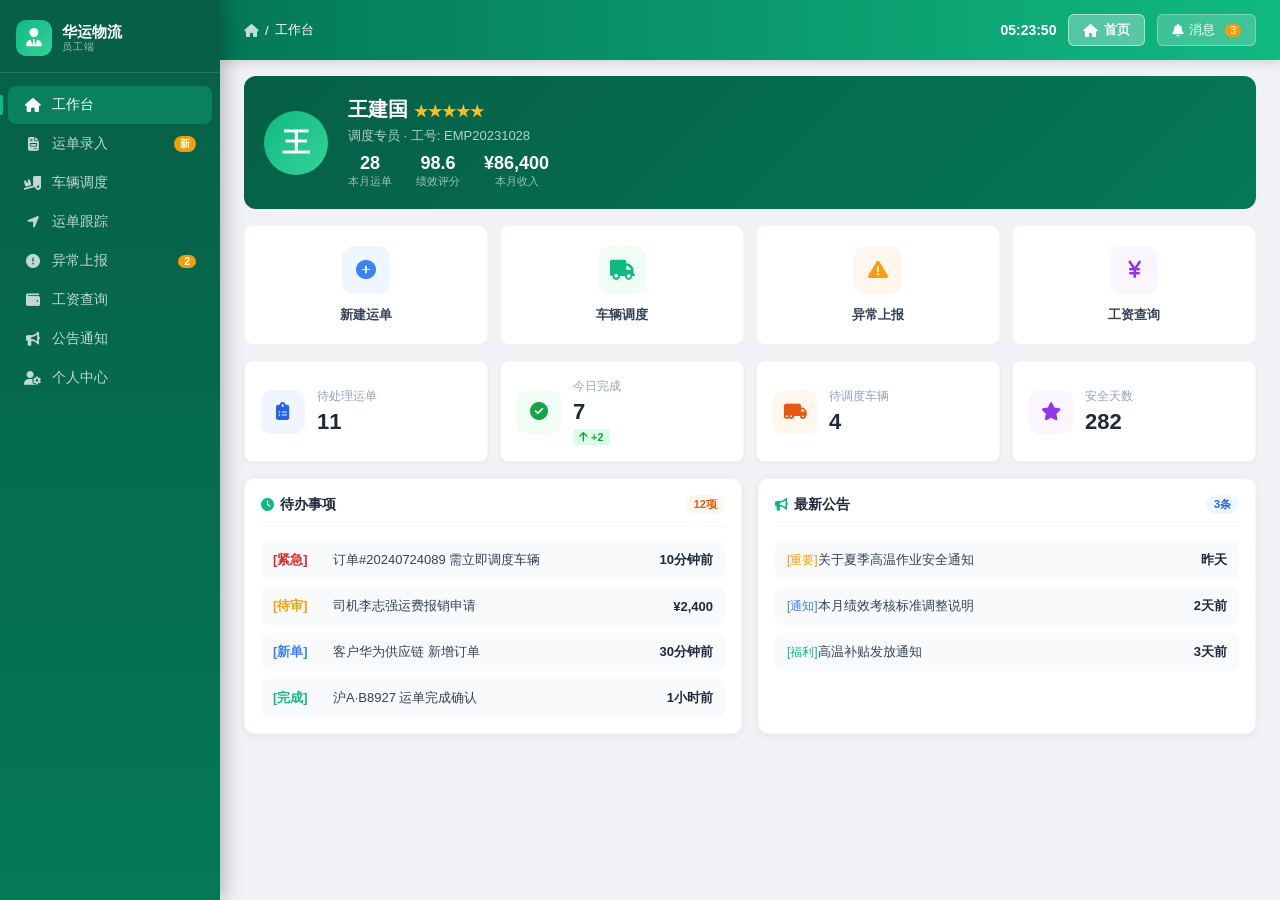
<file: employee.html>
<!DOCTYPE html>
<html lang="zh-CN">
<head>
    <meta charset="UTF-8">
    <meta name="viewport" content="width=device-width, initial-scale=1.0">
    <title>华运物流集团 - 员工端</title>
    <link rel="stylesheet" href="https://cdnjs.cloudflare.com/ajax/libs/font-awesome/6.4.0/css/all.min.css">
    <style>
    *{box-sizing:border-box}
    body{margin:0;background:#f0f2f5;font-family:'Microsoft YaHei','PingFang SC','Helvetica Neue',Helvetica,Arial,sans-serif}
    .app-wrap{display:flex;min-height:100vh}
    
    /* 左侧导航 - 员工端绿色主题 */
    .sidebar{width:220px;background:linear-gradient(180deg,#065f46 0%,#047857 100%);flex-shrink:0;display:flex;flex-direction:column;position:fixed;left:0;top:0;height:100vh;z-index:100;box-shadow:2px 0 20px rgba(0,0,0,.3)}
    .sidebar-logo{padding:20px 16px 16px;border-bottom:1px solid rgba(255,255,255,.12);display:flex;align-items:center;gap:10px}
    .sidebar-logo .logo-icon{width:36px;height:36px;background:linear-gradient(135deg,#10b981,#34d399);border-radius:10px;display:flex;align-items:center;justify-content:center;font-size:18px;color:#fff}
    .sidebar-logo .logo-text{font-size:15px;font-weight:700;color:#fff;line-height:1.2}
    .sidebar-logo .logo-text small{display:block;font-size:10px;font-weight:400;color:rgba(255,255,255,.6);letter-spacing:1px}
    .sidebar-nav{flex:1;overflow-y:auto;padding:12px 0}
    .nav-item{display:flex;align-items:center;padding:10px 16px;margin:1px 8px;border-radius:8px;color:rgba(255,255,255,.75);cursor:pointer;text-decoration:none;font-size:14px;transition:all .2s;gap:10px;position:relative}
    .nav-item:hover{background:rgba(255,255,255,.12);color:#fff}
    .nav-item.active{background:rgba(16,185,129,.35);color:#fff}
    .nav-item.active::before{content:'';position:absolute;left:-8px;top:50%;transform:translateY(-50%);width:3px;height:20px;background:#10b981;border-radius:0 2px 2px 0}
    .nav-item i{width:18px;text-align:center;font-size:14px}
    .nav-item .nav-badge{background:#f59e0b;color:#fff;font-size:10px;padding:1px 6px;border-radius:10px;margin-left:auto;font-weight:600}

    /* 主内容区 */
    .main-content{flex:1;margin-left:220px;display:flex;flex-direction:column;min-height:100vh}
    .topbar{background:linear-gradient(90deg,#047857,#10b981);padding:0 24px;display:flex;align-items:center;height:60px;position:sticky;top:0;z-index:50;box-shadow:0 2px 12px rgba(0,0,0,.15)}
    .topbar-left{display:flex;align-items:center;gap:16px;flex:1}
    .topbar-breadcrumb{color:rgba(255,255,255,.75);font-size:13px;display:flex;align-items:center;gap:6px}
    .topbar-breadcrumb span{color:#fff}
    .topbar-right{display:flex;align-items:center;gap:12px}
    .topbar-time{color:#fff;font-size:14px;font-weight:600}
    .topbar-btn{background:rgba(255,255,255,.2);border:1px solid rgba(255,255,255,.3);color:#fff;padding:6px 14px;border-radius:6px;cursor:pointer;font-size:13px;display:flex;align-items:center;gap:6px;transition:all .2s}
    .topbar-btn:hover{background:rgba(255,255,255,.3)}
    .topbar-btn-back{background:rgba(255,255,255,.3);border-color:rgba(255,255,255,.5);font-weight:600}
    .topbar-btn-back:hover{background:rgba(255,255,255,.4);transform:translateX(-2px)}
    .topbar-btn-home{background:rgba(255,255,255,.3);border-color:rgba(255,255,255,.5);font-weight:600}
    .topbar-btn-home:hover{background:rgba(255,255,255,.4)}

    .page-body{padding:16px 24px 24px;background:#f0f2f5;flex:1}
    .page-container{display:none}
    .page-container.active{display:block;animation:fadeIn .3s ease}
    @keyframes fadeIn{from{opacity:0;transform:translateY(10px)}to{opacity:1;transform:translateY(0)}}

    /* 个人信息卡片 */
    .profile-card{background:linear-gradient(135deg,#065f46,#047857);border-radius:12px;padding:20px;color:#fff;margin-bottom:16px;display:flex;align-items:center;gap:20px}
    .profile-avatar{width:64px;height:64px;background:linear-gradient(135deg,#10b981,#34d399);border-radius:50%;display:flex;align-items:center;justify-content:center;font-size:28px;font-weight:700}
    .profile-info{flex:1}
    .profile-name{font-size:20px;font-weight:700;margin-bottom:4px}
    .profile-role{font-size:13px;color:rgba(255,255,255,.7);margin-bottom:8px}
    .profile-stats{display:flex;gap:24px}
    .profile-stat{text-align:center}
    .profile-stat-val{font-size:18px;font-weight:700}
    .profile-stat-label{font-size:11px;color:rgba(255,255,255,.6)}

    /* 快捷操作卡片 */
    .quick-actions{display:grid;grid-template-columns:repeat(4,1fr);gap:12px;margin-bottom:16px}
    .quick-action{background:#fff;border-radius:10px;padding:20px;text-align:center;cursor:pointer;transition:all .2s;border:1px solid rgba(0,0,0,.04)}
    .quick-action:hover{transform:translateY(-3px);box-shadow:0 6px 20px rgba(0,0,0,.1)}
    .quick-action i{width:48px;height:48px;border-radius:12px;display:flex;align-items:center;justify-content:center;margin:0 auto 12px;font-size:20px}
    .quick-action.blue i{background:#eff6ff;color:#3b82f6}
    .quick-action.green i{background:#f0fdf4;color:#10b981}
    .quick-action.orange i{background:#fff7ed;color:#f59e0b}
    .quick-action.purple i{background:#faf5ff;color:#9333ea}
    .quick-action-text{font-size:13px;font-weight:600;color:#334155}

    /* KPI 卡片 */
    .kpi-row{display:grid;grid-template-columns:repeat(4,1fr);gap:12px;margin-bottom:16px}
    .kpi-card{background:#fff;border-radius:8px;padding:16px;display:flex;align-items:center;gap:12px;box-shadow:0 1px 3px rgba(0,0,0,.06);transition:all .25s;border:1px solid rgba(0,0,0,.04)}
    .kpi-card:hover{transform:translateY(-2px);box-shadow:0 4px 16px rgba(0,0,0,.1)}
    .kpi-icon-wrap{width:44px;height:44px;border-radius:10px;display:flex;align-items:center;justify-content:center;font-size:18px;flex-shrink:0}
    .kpi-icon-blue{background:#eff6ff;color:#2563eb}
    .kpi-icon-green{background:#f0fdf4;color:#16a34a}
    .kpi-icon-purple{background:#faf5ff;color:#9333ea}
    .kpi-icon-orange{background:#fff7ed;color:#ea580c}
    .kpi-info{flex:1}
    .kpi-label{font-size:12px;color:#94a3b8;font-weight:500;margin-bottom:4px}
    .kpi-value{font-size:22px;font-weight:800;color:#1e293b;line-height:1.2}
    .kpi-trend{display:inline-flex;align-items:center;gap:4px;font-size:11px;font-weight:600;padding:2px 6px;border-radius:4px;margin-top:4px}
    .kpi-trend.up{color:#16a34a;background:#dcfce7}

    /* 卡片通用 */
    .dash-card{background:#fff;border-radius:10px;padding:16px;box-shadow:0 2px 8px rgba(0,0,0,.06);border:1px solid rgba(0,0,0,.04);margin-bottom:16px}
    .dash-card-header{display:flex;align-items:center;justify-content:space-between;padding-bottom:12px;border-bottom:1px solid #f1f5f9;margin-bottom:14px}
    .dash-card-title{font-size:14px;font-weight:700;color:#1e293b;display:flex;align-items:center;gap:6px}
    .dash-card-title i{color:#10b981;font-size:13px}
    .dash-card-badge{background:#f0fdf4;color:#16a34a;font-size:11px;font-weight:600;padding:2px 8px;border-radius:12px;display:flex;align-items:center;gap:4px}
    .dash-card-badge.blue{background:#eff6ff;color:#2563eb}
    .dash-card-badge.orange{background:#fff7ed;color:#ea580c}
    .dash-card-badge.purple{background:#faf5ff;color:#9333ea}
    .dash-card-badge.red{background:#fef2f2;color:#dc2626}

    /* 数据列表 */
    .data-list{display:flex;flex-direction:column;gap:8px}
    .data-row{display:flex;align-items:center;padding:10px 12px;border-radius:8px;background:#f8fafc;font-size:13px;transition:background .2s}
    .data-row:hover{background:#f1f5f9}
    .data-name{flex:1;color:#334155;font-weight:500}
    .data-value{font-weight:700;color:#1e293b;margin-left:8px}
    .data-status{font-size:11px;padding:2px 8px;border-radius:10px;font-weight:600}
    .status-online{background:#dcfce7;color:#16a34a}
    .status-busy{background:#fef3c7;color:#d97706}
    .status-warning{background:#fee2e2;color:#dc2626}

    /* 表格样式 */
    .data-table{width:100%;border-collapse:collapse;font-size:13px}
    .data-table th{background:#f8fafc;padding:10px 12px;text-align:left;font-weight:600;color:#64748b;border-bottom:1px solid #e2e8f0}
    .data-table td{padding:10px 12px;border-bottom:1px solid #f1f5f9;color:#334155}
    .data-table tr:hover td{background:#f8fafc}

    /* 两列布局 */
    .two-col{display:grid;grid-template-columns:repeat(2,1fr);gap:16px}

    /* 按钮样式 */
    .btn-primary{background:linear-gradient(135deg,#10b981,#34d399);color:#fff;border:none;padding:8px 16px;border-radius:6px;font-size:13px;cursor:pointer;display:inline-flex;align-items:center;gap:6px;transition:all .2s}
    .btn-primary:hover{box-shadow:0 4px 12px rgba(16,163,74,0.4)}
    .btn-secondary{background:#f8fafc;color:#64748b;border:1px solid #e2e8f0;padding:8px 16px;border-radius:6px;font-size:13px;cursor:pointer;display:inline-flex;align-items:center;gap:6px;transition:all .2s}
    .btn-secondary:hover{background:#f1f5f9}

    /* 表单样式 */
    .form-group{margin-bottom:16px}
    .form-label{display:block;font-size:13px;font-weight:600;color:#334155;margin-bottom:6px}
    .form-input{width:100%;padding:10px 12px;border:1px solid #e2e8f0;border-radius:6px;font-size:13px;color:#334155;transition:all .2s}
    .form-input:focus{outline:none;border-color:#10b981;box-shadow:0 0 0 3px rgba(16,185,129,0.1)}
    .form-select{width:100%;padding:10px 12px;border:1px solid #e2e8f0;border-radius:6px;font-size:13px;color:#334155;background:#fff;cursor:pointer}

    @media(max-width:1200px){
        .kpi-row{grid-template-columns:repeat(2,1fr)}
        .quick-actions{grid-template-columns:repeat(2,1fr)}
        .two-col{grid-template-columns:1fr}
    }
    @media(max-width:768px){
        .sidebar{width:60px}
        .sidebar-logo .logo-text,.nav-item span,.nav-badge{display:none}
        .sidebar-logo{justify-content:center;padding:16px 0}
        .nav-item{justify-content:center;padding:12px 0}
        .main-content{margin-left:60px}
        .kpi-row{grid-template-columns:1fr}
        .quick-actions{grid-template-columns:repeat(2,1fr)}
    }
    </style>
</head>
<body>
<div class="app-wrap">
    <!-- 左侧导航 -->
    <nav class="sidebar">
        <div class="sidebar-logo">
            <div class="logo-icon"><i class="fas fa-user-tie"></i></div>
            <div class="logo-text">华运物流<small>员工端</small></div>
        </div>
        <div class="sidebar-nav">
            <a class="nav-item active" data-page="dashboard"><i class="fas fa-home"></i><span>工作台</span></a>
            <a class="nav-item" data-page="order"><i class="fas fa-file-invoice"></i><span>运单录入</span><span class="nav-badge">新</span></a>
            <a class="nav-item" data-page="dispatch"><i class="fas fa-truck-loading"></i><span>车辆调度</span></a>
            <a class="nav-item" data-page="tracking"><i class="fas fa-location-arrow"></i><span>运单跟踪</span></a>
            <a class="nav-item" data-page="exception"><i class="fas fa-exclamation-circle"></i><span>异常上报</span><span class="nav-badge">2</span></a>
            <a class="nav-item" data-page="salary"><i class="fas fa-wallet"></i><span>工资查询</span></a>
            <a class="nav-item" data-page="announcement"><i class="fas fa-bullhorn"></i><span>公告通知</span></a>
            <a class="nav-item" data-page="profile"><i class="fas fa-user-cog"></i><span>个人中心</span></a>
        </div>
    </nav>

    <!-- 主内容区 -->
    <main class="main-content">
        <header class="topbar">
            <div class="topbar-left">
                <div class="topbar-breadcrumb">
                    <i class="fas fa-home"></i>
                    <span>/</span>
                    <span id="page-title">工作台</span>
                </div>
            </div>
            <div class="topbar-right">
                <div class="topbar-time" id="topbar-time">--:--:--</div>
                <button class="topbar-btn topbar-btn-home" onclick="window.location.href='index.html'"><i class="fas fa-home"></i> 首页</button>
                <button class="topbar-btn"><i class="fas fa-bell"></i> 消息 <span style="background:#f59e0b;color:#fff;font-size:10px;padding:1px 5px;border-radius:8px;margin-left:4px">3</span></button>
            </div>
        </header>

        <div class="page-body">
            <!-- 工作台 -->
            <div class="page-container active" id="page-dashboard">
                <!-- 个人信息卡片 -->
                <div class="profile-card">
                    <div class="profile-avatar">王</div>
                    <div class="profile-info">
                        <div class="profile-name">王建国 <span style="font-size:14px;color:#fbbf24">★★★★★</span></div>
                        <div class="profile-role">调度专员 · 工号: EMP20231028</div>
                        <div class="profile-stats">
                            <div class="profile-stat">
                                <div class="profile-stat-val">28</div>
                                <div class="profile-stat-label">本月运单</div>
                            </div>
                            <div class="profile-stat">
                                <div class="profile-stat-val">98.6</div>
                                <div class="profile-stat-label">绩效评分</div>
                            </div>
                            <div class="profile-stat">
                                <div class="profile-stat-val">¥86,400</div>
                                <div class="profile-stat-label">本月收入</div>
                            </div>
                        </div>
                    </div>
                </div>

                <!-- 快捷操作 -->
                <div class="quick-actions">
                    <div class="quick-action blue" onclick="switchPage('order')">
                        <i class="fas fa-plus-circle"></i>
                        <div class="quick-action-text">新建运单</div>
                    </div>
                    <div class="quick-action green" onclick="switchPage('dispatch')">
                        <i class="fas fa-truck"></i>
                        <div class="quick-action-text">车辆调度</div>
                    </div>
                    <div class="quick-action orange" onclick="switchPage('exception')">
                        <i class="fas fa-exclamation-triangle"></i>
                        <div class="quick-action-text">异常上报</div>
                    </div>
                    <div class="quick-action purple" onclick="switchPage('salary')">
                        <i class="fas fa-yen-sign"></i>
                        <div class="quick-action-text">工资查询</div>
                    </div>
                </div>

                <!-- KPI卡片 -->
                <div class="kpi-row">
                    <div class="kpi-card">
                        <div class="kpi-icon-wrap kpi-icon-blue"><i class="fas fa-clipboard-list"></i></div>
                        <div class="kpi-info">
                            <div class="kpi-label">待处理运单</div>
                            <div class="kpi-value" data-count="12">0</div>
                        </div>
                    </div>
                    <div class="kpi-card">
                        <div class="kpi-icon-wrap kpi-icon-green"><i class="fas fa-check-circle"></i></div>
                        <div class="kpi-info">
                            <div class="kpi-label">今日完成</div>
                            <div class="kpi-value" data-count="8">0</div>
                            <div class="kpi-trend up"><i class="fas fa-arrow-up"></i> +2</div>
                        </div>
                    </div>
                    <div class="kpi-card">
                        <div class="kpi-icon-wrap kpi-icon-orange"><i class="fas fa-truck-moving"></i></div>
                        <div class="kpi-info">
                            <div class="kpi-label">待调度车辆</div>
                            <div class="kpi-value" data-count="5">0</div>
                        </div>
                    </div>
                    <div class="kpi-card">
                        <div class="kpi-icon-wrap kpi-icon-purple"><i class="fas fa-star"></i></div>
                        <div class="kpi-info">
                            <div class="kpi-label">安全天数</div>
                            <div class="kpi-value" data-count="286">0</div>
                        </div>
                    </div>
                </div>

                <div class="two-col">
                    <div class="dash-card">
                        <div class="dash-card-header">
                            <div class="dash-card-title"><i class="fas fa-clock"></i> 待办事项</div>
                            <div class="dash-card-badge orange">12项</div>
                        </div>
                        <div class="data-list">
                            <div class="data-row">
                                <span style="color:#dc2626;font-weight:600;width:60px">[紧急]</span>
                                <span class="data-name">订单#20240724089 需立即调度车辆</span>
                                <span class="data-value">10分钟前</span>
                            </div>
                            <div class="data-row">
                                <span style="color:#f59e0b;font-weight:600;width:60px">[待审]</span>
                                <span class="data-name">司机李志强运费报销申请</span>
                                <span class="data-value">¥2,400</span>
                            </div>
                            <div class="data-row">
                                <span style="color:#3b82f6;font-weight:600;width:60px">[新单]</span>
                                <span class="data-name">客户华为供应链 新增订单</span>
                                <span class="data-value">30分钟前</span>
                            </div>
                            <div class="data-row">
                                <span style="color:#10b981;font-weight:600;width:60px">[完成]</span>
                                <span class="data-name">沪A·B8927 运单完成确认</span>
                                <span class="data-value">1小时前</span>
                            </div>
                        </div>
                    </div>
                    <div class="dash-card">
                        <div class="dash-card-header">
                            <div class="dash-card-title"><i class="fas fa-bullhorn"></i> 最新公告</div>
                            <div class="dash-card-badge blue">3条</div>
                        </div>
                        <div class="data-list">
                            <div class="data-row">
                                <span style="color:#f59e0b;font-size:12px">[重要]</span>
                                <span class="data-name">关于夏季高温作业安全通知</span>
                                <span class="data-value">昨天</span>
                            </div>
                            <div class="data-row">
                                <span style="color:#3b82f6;font-size:12px">[通知]</span>
                                <span class="data-name">本月绩效考核标准调整说明</span>
                                <span class="data-value">2天前</span>
                            </div>
                            <div class="data-row">
                                <span style="color:#10b981;font-size:12px">[福利]</span>
                                <span class="data-name">高温补贴发放通知</span>
                                <span class="data-value">3天前</span>
                            </div>
                        </div>
                    </div>
                </div>
            </div>

            <!-- 运单录入页 -->
            <div class="page-container" id="page-order">
                <div class="dash-card">
                    <div class="dash-card-header">
                        <div class="dash-card-title"><i class="fas fa-file-invoice"></i> 新建运单</div>
                    </div>
                    <div style="max-width:800px">
                        <div class="two-col">
                            <div class="form-group">
                                <label class="form-label">客户名称 *</label>
                                <select class="form-select">
                                    <option>请选择客户</option>
                                    <option>上海鲜达冷链有限公司</option>
                                    <option>京东物流华东分公司</option>
                                    <option>华为供应链管理有限公司</option>
                                </select>
                            </div>
                            <div class="form-group">
                                <label class="form-label">订单编号</label>
                                <input type="text" class="form-input" value="系统自动生成" readonly>
                            </div>
                            <div class="form-group">
                                <label class="form-label">装货地址 *</label>
                                <input type="text" class="form-input" placeholder="请输入装货地址">
                            </div>
                            <div class="form-group">
                                <label class="form-label">卸货地址 *</label>
                                <input type="text" class="form-input" placeholder="请输入卸货地址">
                            </div>
                            <div class="form-group">
                                <label class="form-label">货物名称 *</label>
                                <input type="text" class="form-input" placeholder="请输入货物名称">
                            </div>
                            <div class="form-group">
                                <label class="form-label">货物重量(吨) *</label>
                                <input type="number" class="form-input" placeholder="请输入重量">
                            </div>
                            <div class="form-group">
                                <label class="form-label">运费金额(元) *</label>
                                <input type="number" class="form-input" placeholder="请输入运费">
                            </div>
                            <div class="form-group">
                                <label class="form-label">要求送达时间</label>
                                <input type="datetime-local" class="form-input">
                            </div>
                            <div class="form-group" style="grid-column:span 2">
                                <label class="form-label">备注</label>
                                <textarea class="form-input" rows="3" placeholder="请输入备注信息"></textarea>
                            </div>
                        </div>
                        <div style="margin-top:20px;display:flex;gap:12px">
                            <button class="btn-primary"><i class="fas fa-check"></i> 提交运单</button>
                            <button class="btn-secondary"><i class="fas fa-save"></i> 保存草稿</button>
                            <button class="btn-secondary"><i class="fas fa-redo"></i> 重置</button>
                        </div>
                    </div>
                </div>

                <div class="dash-card">
                    <div class="dash-card-header">
                        <div class="dash-card-title"><i class="fas fa-history"></i> 最近录入</div>
                        <button class="btn-secondary"><i class="fas fa-list"></i> 查看全部</button>
                    </div>
                    <table class="data-table">
                        <thead>
                            <tr>
                                <th>订单号</th>
                                <th>客户</th>
                                <th>线路</th>
                                <th>货物</th>
                                <th>运费</th>
                                <th>状态</th>
                                <th>创建时间</th>
                            </tr>
                        </thead>
                        <tbody>
                            <tr>
                                <td><strong>#20240724089</strong></td>
                                <td>华为供应链</td>
                                <td>穗→杭</td>
                                <td>制造业 22吨</td>
                                <td style="color:#10b981;font-weight:700">¥12,800</td>
                                <td><span class="data-status status-busy">待调度</span></td>
                                <td>2024-07-24 10:00</td>
                            </tr>
                            <tr>
                                <td><strong>#20240724088</strong></td>
                                <td>京东物流</td>
                                <td>京→沪</td>
                                <td>电商快递 8吨</td>
                                <td style="color:#10b981;font-weight:700">¥6,200</td>
                                <td><span class="data-status status-online">已调度</span></td>
                                <td>2024-07-24 09:15</td>
                            </tr>
                        </tbody>
                    </table>
                </div>
            </div>

            <!-- 车辆调度页 -->
            <div class="page-container" id="page-dispatch">
                <div class="dash-card">
                    <div class="dash-card-header">
                        <div class="dash-card-title"><i class="fas fa-truck-loading"></i> 待调度订单</div>
                        <div class="dash-card-badge red">5单</div>
                    </div>
                    <table class="data-table">
                        <thead>
                            <tr>
                                <th>订单号</th>
                                <th>客户</th>
                                <th>线路</th>
                                <th>货物信息</th>
                                <th>运费</th>
                                <th>要求时间</th>
                                <th>操作</th>
                            </tr>
                        </thead>
                        <tbody>
                            <tr>
                                <td><strong>#20240724089</strong></td>
                                <td>华为供应链</td>
                                <td>穗→杭</td>
                                <td>制造业 22吨</td>
                                <td style="color:#10b981;font-weight:700">¥12,800</td>
                                <td>明日 09:00</td>
                                <td><button class="btn-primary" style="padding:4px 12px;font-size:12px"><i class="fas fa-truck"></i> 调度</button></td>
                            </tr>
                            <tr>
                                <td><strong>#20240724090</strong></td>
                                <td>上海鲜达冷链</td>
                                <td>沪→蓉</td>
                                <td>冷链生鲜 15吨</td>
                                <td style="color:#10b981;font-weight:700">¥8,600</td>
                                <td>今日 18:00</td>
                                <td><button class="btn-primary" style="padding:4px 12px;font-size:12px"><i class="fas fa-truck"></i> 调度</button></td>
                            </tr>
                        </tbody>
                    </table>
                </div>

                <div class="dash-card">
                    <div class="dash-card-header">
                        <div class="dash-card-title"><i class="fas fa-truck"></i> 可用车辆</div>
                        <div class="dash-card-badge">8辆空闲</div>
                    </div>
                    <table class="data-table">
                        <thead>
                            <tr>
                                <th>车牌号</th>
                                <th>车辆类型</th>
                                <th>载重(吨)</th>
                                <th>当前位置</th>
                                <th>司机</th>
                                <th>状态</th>
                                <th>操作</th>
                            </tr>
                        </thead>
                        <tbody>
                            <tr>
                                <td><strong>苏E·F7788</strong></td>
                                <td>轻型货车</td>
                                <td>5</td>
                                <td>江苏·苏州</td>
                                <td>赵小军</td>
                                <td><span class="data-status status-online">空闲</span></td>
                                <td><button class="btn-secondary" style="padding:4px 12px;font-size:12px"><i class="fas fa-check"></i> 指派</button></td>
                            </tr>
                            <tr>
                                <td><strong>浙A·G9900</strong></td>
                                <td>重型货车</td>
                                <td>25</td>
                                <td>浙江·杭州</td>
                                <td>孙大伟</td>
                                <td><span class="data-status status-online">空闲</span></td>
                                <td><button class="btn-secondary" style="padding:4px 12px;font-size:12px"><i class="fas fa-check"></i> 指派</button></td>
                            </tr>
                        </tbody>
                    </table>
                </div>
            </div>

            <!-- 运单跟踪页 -->
            <div class="page-container" id="page-tracking">
                <div class="dash-card">
                    <div class="dash-card-header">
                        <div class="dash-card-title"><i class="fas fa-search"></i> 运单查询</div>
                    </div>
                    <div style="display:flex;gap:12px;margin-bottom:16px">
                        <input type="text" class="form-input" placeholder="输入订单号、车牌号或客户名称" style="max-width:400px">
                        <button class="btn-primary"><i class="fas fa-search"></i> 查询</button>
                    </div>
                    <table class="data-table">
                        <thead>
                            <tr>
                                <th>订单号</th>
                                <th>车牌号</th>
                                <th>司机</th>
                                <th>线路</th>
                                <th>当前位置</th>
                                <th>状态</th>
                                <th>预计到达</th>
                                <th>操作</th>
                            </tr>
                        </thead>
                        <tbody>
                            <tr>
                                <td><strong>#20240724001</strong></td>
                                <td>沪A·B8927</td>
                                <td>王建国</td>
                                <td>沪→蓉</td>
                                <td>湖北·武汉</td>
                                <td><span class="data-status status-online">运输中</span></td>
                                <td>今日 18:30</td>
                                <td><a href="#" style="color:#10b981;font-weight:600">详情</a></td>
                            </tr>
                            <tr>
                                <td><strong>#20240724002</strong></td>
                                <td>京C·D3341</td>
                                <td>李志强</td>
                                <td>京→沪</td>
                                <td>山东·济南</td>
                                <td><span class="data-status status-online">运输中</span></td>
                                <td>明日 09:00</td>
                                <td><a href="#" style="color:#10b981;font-weight:600">详情</a></td>
                            </tr>
                        </tbody>
                    </table>
                </div>
            </div>

            <!-- 异常上报页 -->
            <div class="page-container" id="page-exception">
                <div class="dash-card">
                    <div class="dash-card-header">
                        <div class="dash-card-title"><i class="fas fa-exclamation-circle"></i> 异常上报</div>
                    </div>
                    <div style="max-width:800px">
                        <div class="two-col">
                            <div class="form-group">
                                <label class="form-label">关联运单 *</label>
                                <select class="form-select">
                                    <option>请选择运单</option>
                                    <option>#20240724001 - 沪A·B8927</option>
                                    <option>#20240724002 - 京C·D3341</option>
                                </select>
                            </div>
                            <div class="form-group">
                                <label class="form-label">异常类型 *</label>
                                <select class="form-select">
                                    <option>请选择类型</option>
                                    <option>车辆故障</option>
                                    <option>交通事故</option>
                                    <option>货物损坏</option>
                                    <option>延误</option>
                                    <option>其他</option>
                                </select>
                            </div>
                            <div class="form-group" style="grid-column:span 2">
                                <label class="form-label">异常描述 *</label>
                                <textarea class="form-input" rows="4" placeholder="请详细描述异常情况"></textarea>
                            </div>
                            <div class="form-group" style="grid-column:span 2">
                                <label class="form-label">上传图片</label>
                                <input type="file" class="form-input" accept="image/*" multiple>
                            </div>
                        </div>
                        <div style="margin-top:20px">
                            <button class="btn-primary"><i class="fas fa-paper-plane"></i> 提交上报</button>
                        </div>
                    </div>
                </div>

                <div class="dash-card">
                    <div class="dash-card-header">
                        <div class="dash-card-title"><i class="fas fa-history"></i> 上报记录</div>
                    </div>
                    <table class="data-table">
                        <thead>
                            <tr>
                                <th>上报时间</th>
                                <th>运单号</th>
                                <th>异常类型</th>
                                <th>描述</th>
                                <th>处理状态</th>
                            </tr>
                        </thead>
                        <tbody>
                            <tr>
                                <td>2024-07-24 14:30</td>
                                <td>#20240724002</td>
                                <td>延误</td>
                                <td>因交通管制导致延误2小时</td>
                                <td><span class="data-status status-busy">处理中</span></td>
                            </tr>
                            <tr>
                                <td>2024-07-23 16:20</td>
                                <td>#20240723088</td>
                                <td>车辆故障</td>
                                <td>车辆爆胎,已联系维修</td>
                                <td><span class="data-status status-online">已解决</span></td>
                            </tr>
                        </tbody>
                    </table>
                </div>
            </div>

            <!-- 工资查询页 -->
            <div class="page-container" id="page-salary">
                <div class="kpi-row">
                    <div class="kpi-card">
                        <div class="kpi-icon-wrap kpi-icon-green"><i class="fas fa-yen-sign"></i></div>
                        <div class="kpi-info">
                            <div class="kpi-label">本月收入</div>
                            <div class="kpi-value" data-count="86400" data-dec="0">0</div>
                        </div>
                    </div>
                    <div class="kpi-card">
                        <div class="kpi-icon-wrap kpi-icon-blue"><i class="fas fa-clipboard-list"></i></div>
                        <div class="kpi-info">
                            <div class="kpi-label">本月运单</div>
                            <div class="kpi-value" data-count="28">0</div>
                        </div>
                    </div>
                    <div class="kpi-card">
                        <div class="kpi-icon-wrap kpi-icon-purple"><i class="fas fa-road"></i></div>
                        <div class="kpi-info">
                            <div class="kpi-label">总里程(km)</div>
                            <div class="kpi-value" data-count="8560">0</div>
                        </div>
                    </div>
                    <div class="kpi-card">
                        <div class="kpi-icon-wrap kpi-icon-orange"><i class="fas fa-star"></i></div>
                        <div class="kpi-info">
                            <div class="kpi-label">绩效评分</div>
                            <div class="kpi-value" data-count="98.6" data-dec="1">0</div>
                        </div>
                    </div>
                </div>

                <div class="dash-card">
                    <div class="dash-card-header">
                        <div class="dash-card-title"><i class="fas fa-file-invoice-dollar"></i> 工资明细</div>
                        <select class="form-select" style="width:150px">
                            <option>2024年7月</option>
                            <option>2024年6月</option>
                            <option>2024年5月</option>
                        </select>
                    </div>
                    <table class="data-table">
                        <thead>
                            <tr>
                                <th>日期</th>
                                <th>订单号</th>
                                <th>线路</th>
                                <th>货物</th>
                                <th>运费</th>
                                <th>提成比例</th>
                                <th>提成金额</th>
                            </tr>
                        </thead>
                        <tbody>
                            <tr>
                                <td>2024-07-24</td>
                                <td>#20240724001</td>
                                <td>沪→蓉</td>
                                <td>冷链生鲜 15吨</td>
                                <td>¥8,600</td>
                                <td>12%</td>
                                <td style="color:#10b981;font-weight:700">¥1,032</td>
                            </tr>
                            <tr>
                                <td>2024-07-23</td>
                                <td>#20240723088</td>
                                <td>京→沪</td>
                                <td>电商快递 8吨</td>
                                <td>¥6,200</td>
                                <td>12%</td>
                                <td style="color:#10b981;font-weight:700">¥744</td>
                            </tr>
                        </tbody>
                    </table>
                    <div style="margin-top:16px;padding-top:16px;border-top:1px solid #f1f5f9;display:flex;justify-content:space-between;align-items:center">
                        <div style="color:#64748b;font-size:13px">本月提成合计: <strong style="color:#10b981;font-size:18px">¥86,400</strong></div>
                        <button class="btn-secondary"><i class="fas fa-download"></i> 导出明细</button>
                    </div>
                </div>
            </div>

            <!-- 公告通知页 -->
            <div class="page-container" id="page-announcement">
                <div class="dash-card">
                    <div class="dash-card-header">
                        <div class="dash-card-title"><i class="fas fa-bullhorn"></i> 公司公告</div>
                    </div>
                    <div class="data-list">
                        <div class="data-row" style="flex-direction:column;align-items:flex-start;padding:14px 16px">
                            <div style="display:flex;justify-content:space-between;width:100%;margin-bottom:8px">
                                <strong style="color:#f59e0b">[重要] 关于夏季高温作业安全通知</strong>
                                <span style="color:#94a3b8;font-size:12px">2024-07-23</span>
                            </div>
                            <p style="margin:0;font-size:13px;color:#64748b;line-height:1.6">
                                各位同事:近期气温持续升高,为确保员工健康与作业安全,现就夏季高温作业事项通知如下:
                                一、合理安排作业时间,避开高温时段;二、配备必要的防暑降温物资;三、加强车辆检查与维护...
                            </p>
                        </div>
                        <div class="data-row" style="flex-direction:column;align-items:flex-start;padding:14px 16px">
                            <div style="display:flex;justify-content:space-between;width:100%;margin-bottom:8px">
                                <strong style="color:#3b82f6">[通知] 本月绩效考核标准调整说明</strong>
                                <span style="color:#94a3b8;font-size:12px">2024-07-22</span>
                            </div>
                            <p style="margin:0;font-size:13px;color:#64748b;line-height:1.6">
                                根据公司运营情况,本月绩效考核标准作如下调整:一、准时率权重由30%提升至35%;二、新增客户满意度指标...
                            </p>
                        </div>
                        <div class="data-row" style="flex-direction:column;align-items:flex-start;padding:14px 16px">
                            <div style="display:flex;justify-content:space-between;width:100%;margin-bottom:8px">
                                <strong style="color:#10b981">[福利] 高温补贴发放通知</strong>
                                <span style="color:#94a3b8;font-size:12px">2024-07-21</span>
                            </div>
                            <p style="margin:0;font-size:13px;color:#64748b;line-height:1.6">
                                公司决定为高温作业员工发放补贴:室外作业人员300元/月,室内作业人员150元/月,补贴将于本月工资中发放...
                            </p>
                        </div>
                    </div>
                </div>
            </div>

            <!-- 个人中心页 -->
            <div class="page-container" id="page-profile">
                <div class="two-col">
                    <div class="dash-card">
                        <div class="dash-card-header">
                            <div class="dash-card-title"><i class="fas fa-user"></i> 个人信息</div>
                        </div>
                        <div class="data-list">
                            <div class="data-row"><span style="color:#64748b;width:100px">姓名</span><span class="data-value">王建国</span></div>
                            <div class="data-row"><span style="color:#64748b;width:100px">工号</span><span class="data-value">EMP20231028</span></div>
                            <div class="data-row"><span style="color:#64748b;width:100px">部门</span><span class="data-value">调度中心</span></div>
                            <div class="data-row"><span style="color:#64748b;width:100px">职位</span><span class="data-value">调度专员</span></div>
                            <div class="data-row"><span style="color:#64748b;width:100px">手机号</span><span class="data-value">138****5678</span></div>
                            <div class="data-row"><span style="color:#64748b;width:100px">入职时间</span><span class="data-value">2023-10-28</span></div>
                        </div>
                    </div>
                    <div class="dash-card">
                        <div class="dash-card-header">
                            <div class="dash-card-title"><i class="fas fa-medal"></i> 绩效统计</div>
                        </div>
                        <div style="display:grid;grid-template-columns:repeat(2,1fr);gap:16px">
                            <div style="text-align:center;padding:16px;background:#f8fafc;border-radius:8px">
                                <div style="font-size:24px;font-weight:800;color:#10b981">98.6</div>
                                <div style="font-size:12px;color:#64748b;margin-top:4px">综合评分</div>
                            </div>
                            <div style="text-align:center;padding:16px;background:#f8fafc;border-radius:8px">
                                <div style="font-size:24px;font-weight:800;color:#3b82f6">99.2%</div>
                                <div style="font-size:12px;color:#64748b;margin-top:4px">准时率</div>
                            </div>
                            <div style="text-align:center;padding:16px;background:#f8fafc;border-radius:8px">
                                <div style="font-size:24px;font-weight:800;color:#f59e0b">28</div>
                                <div style="font-size:12px;color:#64748b;margin-top:4px">本月运单</div>
                            </div>
                            <div style="text-align:center;padding:16px;background:#f8fafc;border-radius:8px">
                                <div style="font-size:24px;font-weight:800;color:#9333ea">0</div>
                                <div style="font-size:12px;color:#64748b;margin-top:4px">异常次数</div>
                            </div>
                        </div>
                    </div>
                </div>
            </div>

        </div>
    </main>
</div>

<script>
// 时钟
function updateTopbarClock(){
    var now=new Date();
    var h=String(now.getHours()).padStart(2,'0');
    var m=String(now.getMinutes()).padStart(2,'0');
    var s=String(now.getSeconds()).padStart(2,'0');
    var el=document.getElementById('topbar-time');
    if(el) el.textContent=h+':'+m+':'+s;
}
updateTopbarClock();
setInterval(updateTopbarClock,1000);

// KPI数字递增
function animateCount(el){
    var target=parseFloat(el.dataset.count);
    var dec=parseInt(el.dataset.dec||'0');
    var start=performance.now();
    var dur=1500;
    function step(now){
        var p=Math.min((now-start)/dur,1);
        var e=1-Math.pow(1-p,3);
        var v=target*e;
        el.textContent=dec>0?v.toFixed(dec):Math.floor(v).toLocaleString('zh-CN');
        if(p<1) requestAnimationFrame(step);
    }
    requestAnimationFrame(step);
}

// 页面切换
var pageTitles={
    dashboard:'工作台',
    order:'运单录入',
    dispatch:'车辆调度',
    tracking:'运单跟踪',
    exception:'异常上报',
    salary:'工资查询',
    announcement:'公告通知',
    profile:'个人中心'
};

function switchPage(pageId){
    document.querySelectorAll('.page-container').forEach(function(p){p.classList.remove('active')});
    var target=document.getElementById('page-'+pageId);
    if(target){
        target.classList.add('active');
        target.querySelectorAll('[data-count]').forEach(animateCount);
    }
    document.querySelectorAll('.nav-item').forEach(function(n){n.classList.remove('active')});
    var nav=document.querySelector('.nav-item[data-page="'+pageId+'"]');
    if(nav) nav.classList.add('active');
    var titleEl=document.getElementById('page-title');
    if(titleEl) titleEl.textContent=pageTitles[pageId]||'工作台';
}

// 导航点击事件
document.querySelectorAll('.nav-item').forEach(function(item){
    item.addEventListener('click',function(){
        var page=this.dataset.page;
        if(page) switchPage(page);
    });
});

// 初始动画
document.querySelectorAll('.page-container.active [data-count]').forEach(animateCount);
</script>
</body>
</html>
</file>
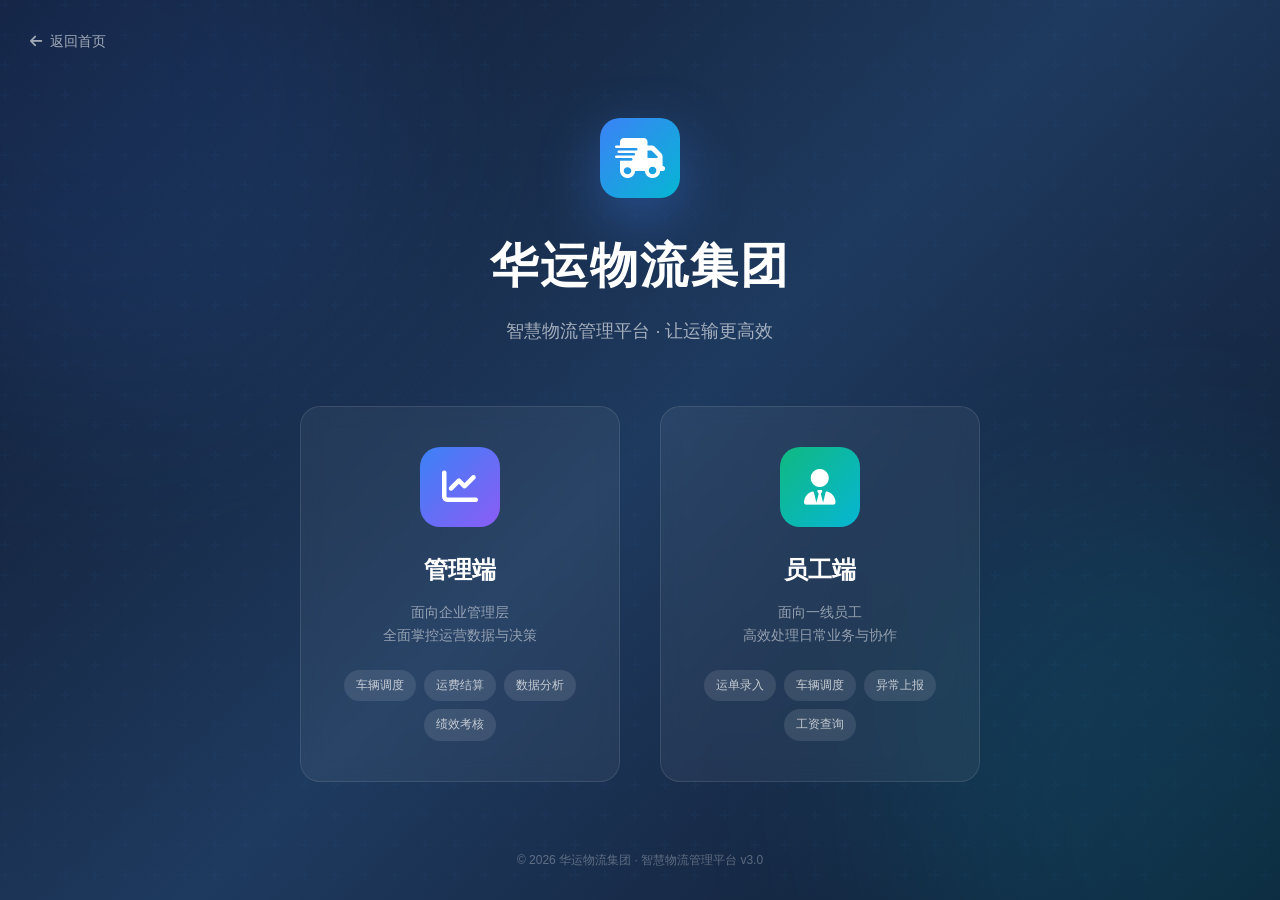
<file: portal.html>
<!DOCTYPE html>
<html lang="zh-CN">
<head>
    <meta charset="UTF-8">
    <meta name="viewport" content="width=device-width, initial-scale=1.0">
    <title>华运物流集团 - 智慧物流管理平台</title>
    <link rel="stylesheet" href="css/style.css">
    <link rel="stylesheet" href="https://cdnjs.cloudflare.com/ajax/libs/font-awesome/6.4.0/css/all.min.css">
    <style>
        /* 企业门户专用样式 */
        .portal-hero {
            min-height: 100vh;
            background: linear-gradient(135deg, #0f172a 0%, #1e3a5f 50%, #0f172a 100%);
            display: flex;
            flex-direction: column;
            align-items: center;
            justify-content: center;
            position: relative;
            overflow: hidden;
        }
        .portal-hero::before {
            content: '';
            position: absolute;
            top: 0; left: 0; right: 0; bottom: 0;
            background: url("data:image/svg+xml,%3Csvg width='60' height='60' viewBox='0 0 60 60' xmlns='http://www.w3.org/2000/svg'%3E%3Cg fill='none' fill-rule='evenodd'%3E%3Cg fill='%233b82f6' fill-opacity='0.03'%3E%3Cpath d='M36 34v-4h-2v4h-4v2h4v4h2v-4h4v-2h-4zm0-30V0h-2v4h-4v2h4v4h2V6h4V4h-4zM6 34v-4H4v4H0v2h4v4h2v-4h4v-2H6zM6 4V0H4v4H0v2h4v4h2V6h4V4H6z'/%3E%3C/g%3E%3C/g%3E%3C/svg%3E");
        }
        .portal-glow {
            position: absolute;
            width: 600px; height: 600px;
            border-radius: 50%;
            filter: blur(100px);
            opacity: 0.15;
        }
        .portal-glow-1 { top: -200px; left: -200px; background: #3b82f6; }
        .portal-glow-2 { bottom: -200px; right: -200px; background: #06b6d4; }
        
        .portal-content {
            position: relative;
            z-index: 1;
            text-align: center;
            padding: 40px;
        }
        .portal-logo {
            width: 80px; height: 80px;
            background: linear-gradient(135deg, #3b82f6, #06b6d4);
            border-radius: 20px;
            display: flex;
            align-items: center;
            justify-content: center;
            margin: 0 auto 30px;
            font-size: 40px;
            color: #fff;
            box-shadow: 0 20px 60px rgba(59, 130, 246, 0.4);
        }
        .portal-title {
            font-size: 48px;
            font-weight: 800;
            color: #fff;
            margin-bottom: 12px;
            letter-spacing: 2px;
        }
        .portal-subtitle {
            font-size: 18px;
            color: rgba(255,255,255,0.6);
            margin-bottom: 60px;
        }
        
        .portal-cards {
            display: flex;
            gap: 40px;
            justify-content: center;
            flex-wrap: wrap;
        }
        .portal-card {
            width: 320px;
            background: rgba(255,255,255,0.05);
            backdrop-filter: blur(10px);
            border: 1px solid rgba(255,255,255,0.1);
            border-radius: 20px;
            padding: 40px;
            text-align: center;
            transition: all 0.3s ease;
            cursor: pointer;
            text-decoration: none;
        }
        .portal-card:hover {
            transform: translateY(-10px);
            background: rgba(255,255,255,0.1);
            border-color: rgba(59, 130, 246, 0.5);
            box-shadow: 0 30px 60px rgba(0,0,0,0.3);
        }
        .portal-card-icon {
            width: 80px; height: 80px;
            border-radius: 20px;
            display: flex;
            align-items: center;
            justify-content: center;
            margin: 0 auto 24px;
            font-size: 36px;
        }
        .portal-card-admin .portal-card-icon {
            background: linear-gradient(135deg, #3b82f6, #8b5cf6);
            color: #fff;
        }
        .portal-card-employee .portal-card-icon {
            background: linear-gradient(135deg, #10b981, #06b6d4);
            color: #fff;
        }
        .portal-card h3 {
            font-size: 24px;
            color: #fff;
            margin-bottom: 12px;
        }
        .portal-card p {
            font-size: 14px;
            color: rgba(255,255,255,0.5);
            margin-bottom: 24px;
            line-height: 1.6;
        }
        .portal-card-features {
            display: flex;
            flex-wrap: wrap;
            gap: 8px;
            justify-content: center;
        }
        .portal-card-features span {
            background: rgba(255,255,255,0.1);
            padding: 6px 12px;
            border-radius: 20px;
            font-size: 12px;
            color: rgba(255,255,255,0.7);
        }
        
        .portal-footer {
            position: absolute;
            bottom: 30px;
            left: 0; right: 0;
            text-align: center;
            color: rgba(255,255,255,0.3);
            font-size: 12px;
        }
        
        .portal-back {
            position: absolute;
            top: 30px;
            left: 30px;
            color: rgba(255,255,255,0.6);
            text-decoration: none;
            display: flex;
            align-items: center;
            gap: 8px;
            font-size: 14px;
            transition: color 0.3s;
        }
        .portal-back:hover {
            color: #fff;
        }

        @media (max-width: 768px) {
            .portal-title { font-size: 32px; }
            .portal-cards { flex-direction: column; align-items: center; }
            .portal-card { width: 90%; max-width: 320px; }
        }
    </style>
</head>
<body>
    <div class="portal-hero">
        <div class="portal-glow portal-glow-1"></div>
        <div class="portal-glow portal-glow-2"></div>
        
        <a href="index.html" class="portal-back">
            <i class="fas fa-arrow-left"></i> 返回首页
        </a>
        
        <div class="portal-content">
            <div class="portal-logo">
                <i class="fas fa-truck-fast"></i>
            </div>
            <h1 class="portal-title">华运物流集团</h1>
            <p class="portal-subtitle">智慧物流管理平台 · 让运输更高效</p>
            
            <div class="portal-cards">
                <!-- 管理端入口 -->
                <a href="console.html" class="portal-card portal-card-admin">
                    <div class="portal-card-icon">
                        <i class="fas fa-chart-line"></i>
                    </div>
                    <h3>管理端</h3>
                    <p>面向企业管理层<br>全面掌控运营数据与决策</p>
                    <div class="portal-card-features">
                        <span>车辆调度</span>
                        <span>运费结算</span>
                        <span>数据分析</span>
                        <span>绩效考核</span>
                    </div>
                </a>
                
                <!-- 员工端入口 -->
                <a href="employee.html" class="portal-card portal-card-employee">
                    <div class="portal-card-icon">
                        <i class="fas fa-user-tie"></i>
                    </div>
                    <h3>员工端</h3>
                    <p>面向一线员工<br>高效处理日常业务与协作</p>
                    <div class="portal-card-features">
                        <span>运单录入</span>
                        <span>车辆调度</span>
                        <span>异常上报</span>
                        <span>工资查询</span>
                    </div>
                </a>
            </div>
        </div>
        
        <div class="portal-footer">
            © 2026 华运物流集团 · 智慧物流管理平台 v3.0
        </div>
    </div>
</body>
</html>
</file>
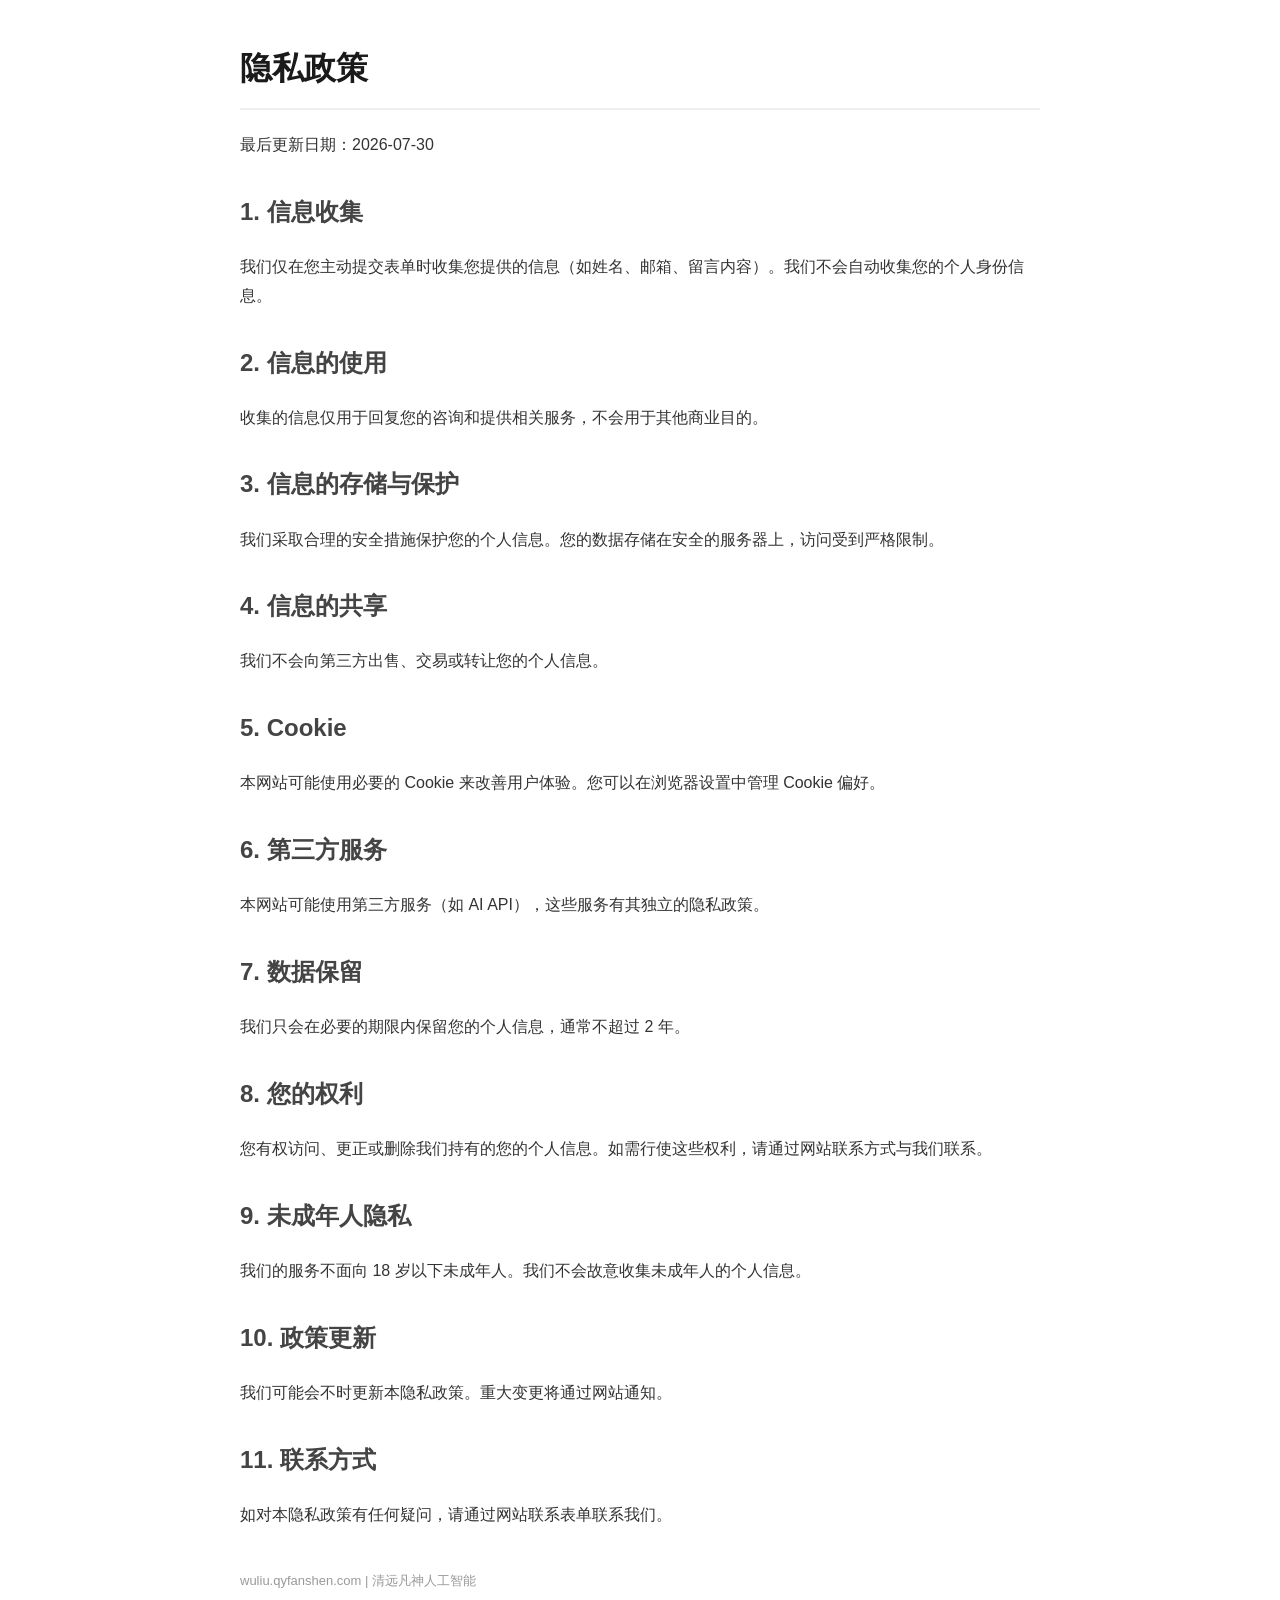
<file: privacy.html>
<!DOCTYPE html>
<html lang="zh-CN">
<head>
  <meta charset="UTF-8">
  <meta name="viewport" content="width=device-width, initial-scale=1.0">
  <title>隐私政策 - wuliu.qyfanshen.com</title>
  <meta name="robots" content="noindex">
  <style>
    body { font-family: -apple-system,BlinkMacSystemFont,"Segoe UI",Roboto,sans-serif; max-width:800px; margin:40px auto; padding:0 20px; line-height:1.8; color:#333; }
    h1 { color:#1a1a1a; border-bottom:2px solid #eee; padding-bottom:10px; }
    h2 { color:#444; margin-top:30px; }
  </style>
</head>
<body>
  <h1>隐私政策</h1>
  <p>最后更新日期：2026-07-30</p>

  <h2>1. 信息收集</h2>
  <p>我们仅在您主动提交表单时收集您提供的信息（如姓名、邮箱、留言内容）。我们不会自动收集您的个人身份信息。</p>

  <h2>2. 信息的使用</h2>
  <p>收集的信息仅用于回复您的咨询和提供相关服务，不会用于其他商业目的。</p>

  <h2>3. 信息的存储与保护</h2>
  <p>我们采取合理的安全措施保护您的个人信息。您的数据存储在安全的服务器上，访问受到严格限制。</p>

  <h2>4. 信息的共享</h2>
  <p>我们不会向第三方出售、交易或转让您的个人信息。</p>

  <h2>5. Cookie</h2>
  <p>本网站可能使用必要的 Cookie 来改善用户体验。您可以在浏览器设置中管理 Cookie 偏好。</p>

  <h2>6. 第三方服务</h2>
  <p>本网站可能使用第三方服务（如 AI API），这些服务有其独立的隐私政策。</p>

  <h2>7. 数据保留</h2>
  <p>我们只会在必要的期限内保留您的个人信息，通常不超过 2 年。</p>

  <h2>8. 您的权利</h2>
  <p>您有权访问、更正或删除我们持有的您的个人信息。如需行使这些权利，请通过网站联系方式与我们联系。</p>

  <h2>9. 未成年人隐私</h2>
  <p>我们的服务不面向 18 岁以下未成年人。我们不会故意收集未成年人的个人信息。</p>

  <h2>10. 政策更新</h2>
  <p>我们可能会不时更新本隐私政策。重大变更将通过网站通知。</p>

  <h2>11. 联系方式</h2>
  <p>如对本隐私政策有任何疑问，请通过网站联系表单联系我们。</p>

  <p style="margin-top:40px;color:#999;font-size:13px;">
    wuliu.qyfanshen.com | 清远凡神人工智能
  </p>
</body>
</html>
</file>
<file: css/style.css>
/* 全局样式 */
* {
    margin: 0;
    padding: 0;
    box-sizing: border-box;
}

:root {
    --primary-color: #2563eb;
    --primary-dark: #1d4ed8;
    --primary-light: #3b82f6;
    --secondary-color: #10b981;
    --text-primary: #1f2937;
    --text-secondary: #6b7280;
    --text-light: #9ca3af;
    --bg-primary: #ffffff;
    --bg-secondary: #f9fafb;
    --bg-tertiary: #f3f4f6;
    --border-color: #e5e7eb;
    --shadow-sm: 0 1px 2px 0 rgba(0, 0, 0, 0.05);
    --shadow-md: 0 4px 6px -1px rgba(0, 0, 0, 0.1);
    --shadow-lg: 0 10px 15px -3px rgba(0, 0, 0, 0.1);
    --shadow-xl: 0 20px 25px -5px rgba(0, 0, 0, 0.1);
}

body {
    font-family: -apple-system, BlinkMacSystemFont, 'Segoe UI', 'PingFang SC', 'Hiragino Sans GB', 'Microsoft YaHei', sans-serif;
    line-height: 1.6;
    color: var(--text-primary);
    background-color: var(--bg-primary);
}

.container {
    max-width: 1280px;
    margin: 0 auto;
    padding: 0 20px;
}

/* 顶部导航 */
.top-nav {
    background: var(--bg-primary);
    border-bottom: 1px solid var(--border-color);
    position: sticky;
    top: 0;
    z-index: 1000;
    box-shadow: var(--shadow-sm);
}

.nav-container {
    max-width: 1280px;
    margin: 0 auto;
    padding: 0 20px;
    display: flex;
    justify-content: space-between;
    align-items: center;
    height: 64px;
}

.logo {
    display: flex;
    align-items: center;
    gap: 10px;
    font-size: 20px;
    font-weight: 600;
    color: var(--primary-color);
}

.logo i {
    font-size: 28px;
}

.nav-links {
    display: flex;
    align-items: center;
    gap: 32px;
}

.nav-links a {
    text-decoration: none;
    color: var(--text-secondary);
    font-size: 15px;
    font-weight: 500;
    transition: color 0.2s;
}

.nav-links a:hover {
    color: var(--primary-color);
}

.nav-links .btn-enter {
    background: var(--primary-color);
    color: white;
    padding: 8px 20px;
    border-radius: 6px;
    transition: all 0.2s;
}

.nav-links .btn-enter:hover {
    background: var(--primary-dark);
    transform: translateY(-1px);
}

/* Hero区域 - 数据大屏风格 */
.hero {
    background: linear-gradient(135deg, #0a1e4d 0%, #1e3a8a 35%, #1e40af 70%, #0891b2 100%);
    color: white;
    padding: 60px 0 0;
    text-align: center;
    position: relative;
    overflow: hidden;
    min-height: 680px;
}

.hero::before {
    content: '';
    position: absolute;
    top: 0; left: 0; right: 0; bottom: 0;
    background: url("data:image/svg+xml,%3Csvg width='60' height='60' viewBox='0 0 60 60' xmlns='http://www.w3.org/2000/svg'%3E%3Cg fill='none' fill-rule='evenodd'%3E%3Cg fill='%23ffffff' fill-opacity='0.04'%3E%3Cpath d='M36 34v-4h-2v4h-4v2h4v4h2v-4h4v-2h-4zm0-30V0h-2v4h-4v2h4v4h2V6h4V4h-4zM6 34v-4H4v4H0v2h4v4h2v-4h4v-2H6zM6 4V0H4v4H0v2h4v4h2V6h4V4H6z'/%3E%3C/g%3E%3C/g%3E%3C/svg%3E");
    opacity: 0.5;
}

/* 大屏网格背景 */
.hero-grid-bg {
    position: absolute;
    inset: 0;
    background-image:
        linear-gradient(rgba(96, 165, 250, 0.08) 1px, transparent 1px),
        linear-gradient(90deg, rgba(96, 165, 250, 0.08) 1px, transparent 1px);
    background-size: 50px 50px;
    mask-image: radial-gradient(ellipse at center, black 30%, transparent 75%);
    -webkit-mask-image: radial-gradient(ellipse at center, black 30%, transparent 75%);
    pointer-events: none;
}

/* 装饰光晕 */
.hero-glow {
    position: absolute;
    border-radius: 50%;
    filter: blur(80px);
    pointer-events: none;
    opacity: 0.5;
}
.hero-glow-1 {
    width: 500px; height: 500px;
    background: radial-gradient(circle, #06b6d4, transparent);
    top: -150px; right: -150px;
}
.hero-glow-2 {
    width: 400px; height: 400px;
    background: radial-gradient(circle, #8b5cf6, transparent);
    bottom: 100px; left: -100px;
}

/* 顶部标题区 */
.hero-content {
    position: relative;
    z-index: 2;
    padding: 0 24px 40px;
}

/* 状态条 */
.hero-status {
    display: inline-flex;
    align-items: center;
    gap: 12px;
    padding: 6px 18px;
    background: rgba(255, 255, 255, 0.08);
    border: 1px solid rgba(255, 255, 255, 0.15);
    backdrop-filter: blur(10px);
    border-radius: 100px;
    font-size: 13px;
    margin-bottom: 24px;
    font-family: ui-monospace, 'Cascadia Code', Consolas, monospace;
}
.status-dot {
    width: 8px; height: 8px;
    border-radius: 50%;
    background: #22c55e;
    box-shadow: 0 0 12px #22c55e;
    animation: pulseDot 2s infinite;
}
@keyframes pulseDot {
    0%, 100% { opacity: 1; transform: scale(1); }
    50% { opacity: 0.6; transform: scale(0.85); }
}
.status-time {
    margin-left: 8px;
    padding-left: 12px;
    border-left: 1px solid rgba(255, 255, 255, 0.2);
    color: #67e8f9;
    font-weight: 600;
}

.hero-content h1 {
    font-size: 52px;
    font-weight: 800;
    margin: 0 0 16px;
    letter-spacing: -1px;
    background: linear-gradient(180deg, #ffffff 0%, #93c5fd 100%);
    -webkit-background-clip: text;
    background-clip: text;
    -webkit-text-fill-color: transparent;
    text-shadow: 0 0 40px rgba(59, 130, 246, 0.5);
}

.hero-subtitle {
    font-size: 20px;
    font-weight: 500;
    opacity: 0.9;
    letter-spacing: 3px;
    margin: 0 0 32px;
}

.hero-buttons {
    display: flex;
    gap: 16px;
    justify-content: center;
}

.btn-primary, .btn-secondary {
    display: inline-flex;
    align-items: center;
    gap: 8px;
    padding: 12px 28px;
    border-radius: 8px;
    font-size: 15px;
    font-weight: 600;
    text-decoration: none;
    transition: all 0.2s;
    cursor: pointer;
    border: none;
}

.btn-primary {
    background: linear-gradient(135deg, #3b82f6, #2563eb);
    color: white;
    box-shadow: 0 4px 14px rgba(37, 99, 235, 0.4);
}

.btn-primary:hover {
    transform: translateY(-2px);
    box-shadow: 0 6px 20px rgba(37, 99, 235, 0.5);
}

.btn-secondary {
    background: rgba(255, 255, 255, 0.1);
    color: white;
    border: 1px solid rgba(255, 255, 255, 0.3);
    backdrop-filter: blur(10px);
}

.btn-secondary:hover {
    background: rgba(255, 255, 255, 0.2);
}

/* ============ 大屏 KPI 滚动区 ============ */
.bigscreen-scroll {
    position: relative;
    z-index: 2;
    width: 100%;
    overflow: hidden;
    padding: 30px 0;
    background: linear-gradient(180deg, transparent 0%, rgba(0, 0, 0, 0.15) 50%, transparent 100%);
}
.bigscreen-scroll::before,
.bigscreen-scroll::after {
    content: '';
    position: absolute;
    top: 0; bottom: 0;
    width: 180px;
    z-index: 3;
    pointer-events: none;
}
.bigscreen-scroll::before {
    left: 0;
    background: linear-gradient(90deg, #0a1e4d 0%, transparent 100%);
}
.bigscreen-scroll::after {
    right: 0;
    background: linear-gradient(-90deg, #0a1e4d 0%, transparent 100%);
}

.bigscreen-track {
    display: flex;
    gap: 20px;
    animation: bigscreenScroll 40s linear infinite;
    width: max-content;
    padding: 0 20px;
}
.bigscreen-track:hover {
    animation-play-state: paused;
}
@keyframes bigscreenScroll {
    0% { transform: translateX(0); }
    100% { transform: translateX(-50%); }
}

/* KPI 卡片 - 大屏风格 */
.kpi-card {
    flex: 0 0 260px;
    width: 260px;
    height: 170px;
    background: linear-gradient(135deg, rgba(255, 255, 255, 0.12), rgba(255, 255, 255, 0.04));
    border: 1px solid rgba(255, 255, 255, 0.18);
    backdrop-filter: blur(14px);
    -webkit-backdrop-filter: blur(14px);
    border-radius: 12px;
    padding: 18px 20px;
    position: relative;
    overflow: hidden;
    text-align: left;
    transition: all 0.3s;
    box-shadow: 0 8px 24px rgba(0, 0, 0, 0.2), inset 0 1px 0 rgba(255, 255, 255, 0.1);
}
.kpi-card::before {
    content: '';
    position: absolute;
    top: 0; left: 0;
    width: 100%; height: 3px;
    background: currentColor;
    box-shadow: 0 0 12px currentColor;
}
.kpi-card::after {
    content: '';
    position: absolute;
    top: -30px; right: -30px;
    width: 100px; height: 100px;
    background: radial-gradient(circle, currentColor, transparent 70%);
    opacity: 0.15;
    border-radius: 50%;
}
.kpi-card:hover {
    transform: translateY(-6px) scale(1.02);
    border-color: rgba(255, 255, 255, 0.4);
    box-shadow: 0 16px 40px rgba(0, 0, 0, 0.3), 0 0 24px currentColor;
}

.kpi-header {
    display: flex;
    align-items: center;
    gap: 8px;
    margin-bottom: 8px;
}
.kpi-icon {
    width: 18px; height: 18px;
    opacity: 0.9;
}
.kpi-label {
    font-size: 13px;
    color: rgba(255, 255, 255, 0.85);
    letter-spacing: 1px;
    font-weight: 500;
}

.kpi-value {
    font-size: 40px;
    font-weight: 800;
    line-height: 1.1;
    margin: 6px 0;
    display: flex;
    align-items: baseline;
    gap: 4px;
    color: white;
    text-shadow: 0 0 20px currentColor;
    font-family: 'Cascadia Code', Consolas, monospace;
}
.kpi-unit {
    font-size: 16px;
    font-weight: 500;
    opacity: 0.8;
}

.kpi-trend {
    font-size: 12px;
    font-weight: 600;
    padding: 2px 0;
}
.kpi-trend.up { color: #86efac; }
.kpi-trend.down { color: #fca5a5; }

.kpi-mini {
    position: absolute;
    bottom: 8px;
    right: 8px;
    width: 100px;
    height: 30px;
    opacity: 0.7;
}

/* 各色主题 */
.kpi-cyan   { color: #22d3ee; }
.kpi-blue   { color: #60a5fa; }
.kpi-orange { color: #fb923c; }
.kpi-purple { color: #c084fc; }
.kpi-green  { color: #4ade80; }
.kpi-amber  { color: #fbbf24; }
.kpi-rose   { color: #fb7185; }
.kpi-teal   { color: #2dd4bf; }

/* ============ 底部区域 ============ */
.hero-bottom {
    position: relative;
    z-index: 2;
    padding: 30px 0 0;
}

/* 实时数据流滚动条 */
.data-stream {
    background: rgba(0, 0, 0, 0.3);
    border-top: 1px solid rgba(255, 255, 255, 0.1);
    border-bottom: 1px solid rgba(255, 255, 255, 0.1);
    height: 44px;
    display: flex;
    align-items: center;
    font-family: ui-monospace, 'Cascadia Code', Consolas, monospace;
}
.data-stream-label {
    flex: 0 0 auto;
    padding: 0 20px;
    background: linear-gradient(90deg, #ef4444, #f97316);
    color: white;
    height: 100%;
    display: flex;
    align-items: center;
    font-weight: 700;
    font-size: 13px;
    letter-spacing: 2px;
    position: relative;
    clip-path: polygon(0 0, 100% 0, calc(100% - 14px) 100%, 0 100%);
    padding-right: 32px;
    animation: labelPulse 3s infinite;
}
@keyframes labelPulse {
    0%, 100% { box-shadow: inset 0 0 20px rgba(255, 255, 255, 0); }
    50% { box-shadow: inset 0 0 20px rgba(255, 255, 255, 0.2); }
}
.data-stream-wrap {
    flex: 1;
    overflow: hidden;
    position: relative;
    mask-image: linear-gradient(90deg, transparent, black 5%, black 95%, transparent);
    -webkit-mask-image: linear-gradient(90deg, transparent, black 5%, black 95%, transparent);
}
.data-stream-track {
    display: inline-flex;
    gap: 60px;
    white-space: nowrap;
    animation: streamScroll 60s linear infinite;
    padding-left: 100%;
}
@keyframes streamScroll {
    0% { transform: translateX(0); }
    100% { transform: translateX(-100%); }
}
.stream-item {
    color: rgba(255, 255, 255, 0.85);
    font-size: 13px;
    display: inline-flex;
    align-items: center;
    gap: 10px;
}
.stream-dot {
    width: 8px; height: 8px;
    border-radius: 50%;
    display: inline-block;
}
.dot-green  { background: #4ade80; box-shadow: 0 0 8px #4ade80; }
.dot-blue   { background: #60a5fa; box-shadow: 0 0 8px #60a5fa; }
.dot-cyan   { background: #22d3ee; box-shadow: 0 0 8px #22d3ee; }
.dot-purple { background: #c084fc; box-shadow: 0 0 8px #c084fc; }
.dot-orange { background: #fb923c; box-shadow: 0 0 8px #fb923c; }

/* ============ 响应式 ============ */
@media (max-width: 1200px) {
    .features-grid {
        grid-template-columns: repeat(3, 1fr);
    }
    .bigscreen-track {
        grid-template-columns: repeat(3, 1fr);
    }
}

@media (max-width: 900px) {
    .hero { min-height: 580px; padding-top: 40px; }
    .hero-content h1 { font-size: 36px; }
    .hero-subtitle { font-size: 16px; letter-spacing: 2px; }
    .hero-status { font-size: 11px; padding: 4px 12px; }
    .status-time { display: none; }
    .hero-buttons { flex-direction: column; align-items: center; }
    .hero-buttons .btn-primary, .hero-buttons .btn-secondary { width: 80%; max-width: 280px; justify-content: center; }
    .features-grid {
        grid-template-columns: repeat(2, 1fr);
        gap: 16px;
        padding: 0 16px;
    }
    .bigscreen-track {
        grid-template-columns: repeat(2, 1fr);
        gap: 16px;
        padding: 0 16px;
    }
    .kpi-card { height: 150px; padding: 14px 16px; }
    .kpi-value { font-size: 32px; }
    .kpi-mini { width: 80px; height: 24px; }
    .data-stream-label { font-size: 11px; padding: 0 12px; padding-right: 22px; }
    .stream-item { font-size: 11px; }
    .nav-links { gap: 16px; }
    .nav-links a:not(.btn-enter) { display: none; }
}
@media (max-width: 560px) {
    .hero-content h1 { font-size: 28px; }
    .hero-subtitle { font-size: 14px; }
    .kpi-card { flex: 0 0 200px; width: 200px; height: 140px; }
    .kpi-value { font-size: 28px; }
    .data-stream { height: 38px; }
}

/* 通用区块样式 */
section {
    padding: 80px 0;
}

.section-header {
    text-align: center;
    margin-bottom: 50px;
}

.section-header h2 {
    font-size: 36px;
    font-weight: 700;
    color: var(--text-primary);
    margin-bottom: 12px;
}

.section-header p {
    font-size: 18px;
    color: var(--text-secondary);
}

/* 功能区块 */
.features {
    background: var(--bg-secondary);
}

.features-grid {
    display: grid;
    grid-template-columns: repeat(5, 1fr);
    gap: 20px;
    max-width: 1400px;
    margin: 0 auto;
    padding: 0 24px;
}

.feature-card {
    background: var(--bg-primary);
    padding: 28px;
    border-radius: 12px;
    border: 1px solid var(--border-color);
    transition: all 0.3s;
}

.feature-card:hover {
    border-color: var(--primary-color);
    box-shadow: var(--shadow-lg);
    transform: translateY(-4px);
}

.feature-icon {
    width: 50px;
    height: 50px;
    background: linear-gradient(135deg, var(--primary-color), var(--primary-light));
    border-radius: 10px;
    display: flex;
    align-items: center;
    justify-content: center;
    color: white;
    font-size: 22px;
    margin-bottom: 18px;
}

.feature-card h3 {
    font-size: 18px;
    font-weight: 600;
    margin-bottom: 12px;
    color: var(--text-primary);
}

.feature-card > p {
    font-size: 14px;
    color: var(--text-secondary);
    margin-bottom: 16px;
    line-height: 1.5;
}

.feature-list {
    list-style: none;
}

.feature-list li {
    padding: 6px 0;
    font-size: 13px;
    color: var(--text-secondary);
    display: flex;
    align-items: center;
    gap: 8px;
}

.feature-list li i {
    color: var(--secondary-color);
    font-size: 12px;
}

/* 数据概览 */
.data-section {
    background: var(--bg-primary);
}

.data-grid {
    display: grid;
    grid-template-columns: repeat(auto-fit, minmax(200px, 1fr));
    gap: 24px;
    max-width: 1000px;
    margin: 0 auto;
    padding: 0 20px;
}

.data-card {
    background: var(--bg-secondary);
    padding: 30px;
    border-radius: 12px;
    text-align: center;
    transition: all 0.3s;
    border: 1px solid var(--border-color);
}

.data-card:hover {
    box-shadow: var(--shadow-lg);
    border-color: var(--primary-color);
    transform: translateY(-4px);
}

.data-icon {
    width: 60px;
    height: 60px;
    background: linear-gradient(135deg, var(--primary-color), var(--primary-light));
    border-radius: 50%;
    display: flex;
    align-items: center;
    justify-content: center;
    margin: 0 auto 16px;
    color: white;
    font-size: 24px;
}

.data-value {
    font-size: 32px;
    font-weight: 700;
    color: var(--text-primary);
    margin-bottom: 4px;
}

.data-label {
    font-size: 14px;
    color: var(--text-secondary);
}

/* 关于我们 */
.about {
    background: var(--bg-secondary);
}

.about-content {
    max-width: 800px;
    margin: 0 auto;
    padding: 0 20px;
    text-align: center;
}

.about-text p {
    font-size: 16px;
    color: var(--text-secondary);
    line-height: 1.8;
    margin-bottom: 40px;
}

.about-stats {
    display: flex;
    justify-content: center;
    gap: 60px;
}

.about-stat {
    text-align: center;
}

.about-stat strong {
    display: block;
    font-size: 36px;
    font-weight: 700;
    color: var(--primary-color);
    margin-bottom: 4px;
}

.about-stat span {
    font-size: 14px;
    color: var(--text-secondary);
}

/* 页脚 */
.footer {
    background: var(--text-primary);
    color: white;
    padding: 50px 0 24px;
}

.footer-content {
    max-width: 1280px;
    margin: 0 auto;
    padding: 0 20px;
    display: flex;
    justify-content: space-between;
    align-items: center;
    margin-bottom: 30px;
}

.footer-logo {
    display: flex;
    align-items: center;
    gap: 10px;
    font-size: 18px;
    font-weight: 600;
    margin-bottom: 8px;
}

.footer-logo i {
    font-size: 24px;
    color: var(--primary-light);
}

.footer-info p {
    font-size: 14px;
    color: rgba(255, 255, 255, 0.6);
}

.footer-links {
    display: flex;
    gap: 24px;
}

.footer-links a {
    color: rgba(255, 255, 255, 0.7);
    text-decoration: none;
    font-size: 14px;
    transition: color 0.2s;
}

.footer-links a:hover {
    color: white;
}

.footer-bottom {
    border-top: 1px solid rgba(255, 255, 255, 0.1);
    padding-top: 20px;
    text-align: center;
    font-size: 13px;
    color: rgba(255, 255, 255, 0.5);
}

/* 响应式设计 */
@media (max-width: 768px) {
    .section-header h2 {
        font-size: 28px;
    }
    .about-stats {
        flex-direction: column;
        gap: 24px;
    }
    .footer-content {
        flex-direction: column;
        gap: 24px;
        text-align: center;
    }
    .footer-links {
        flex-wrap: wrap;
        justify-content: center;
    }
}
</file>
